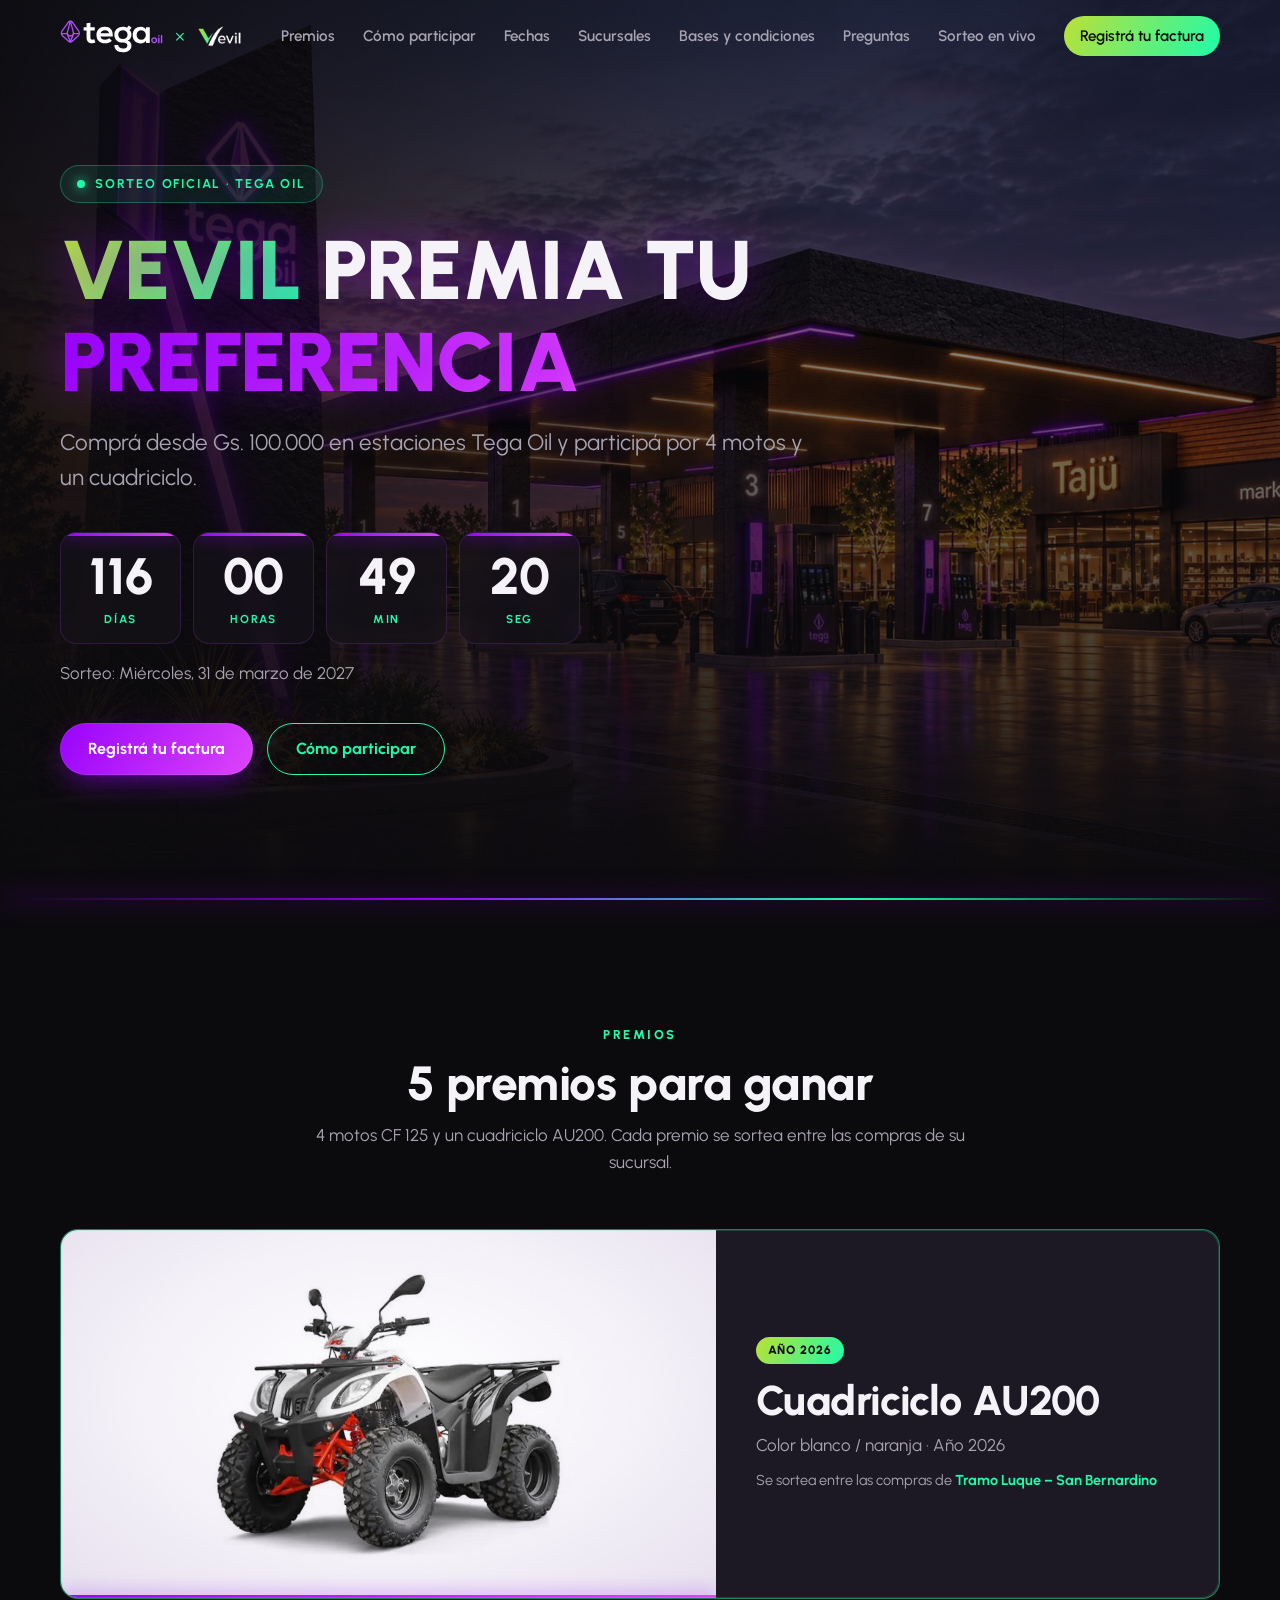
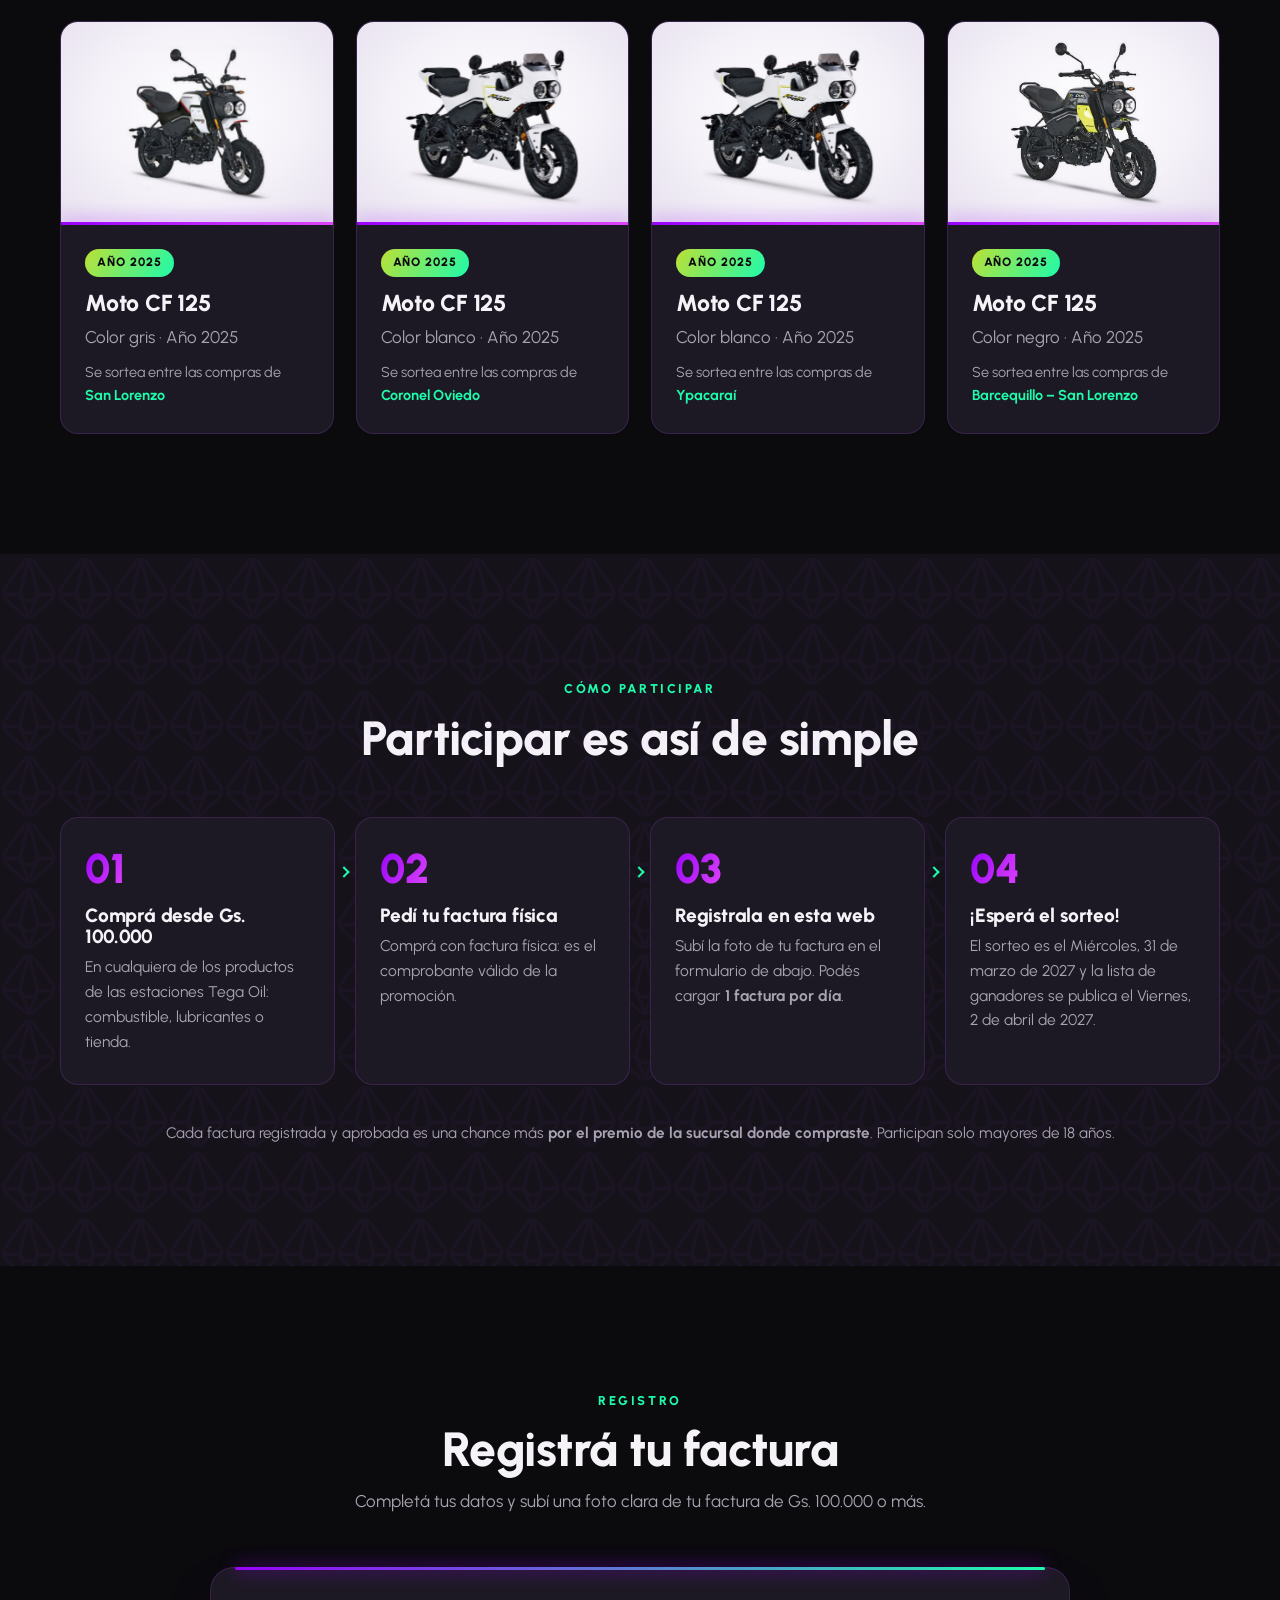
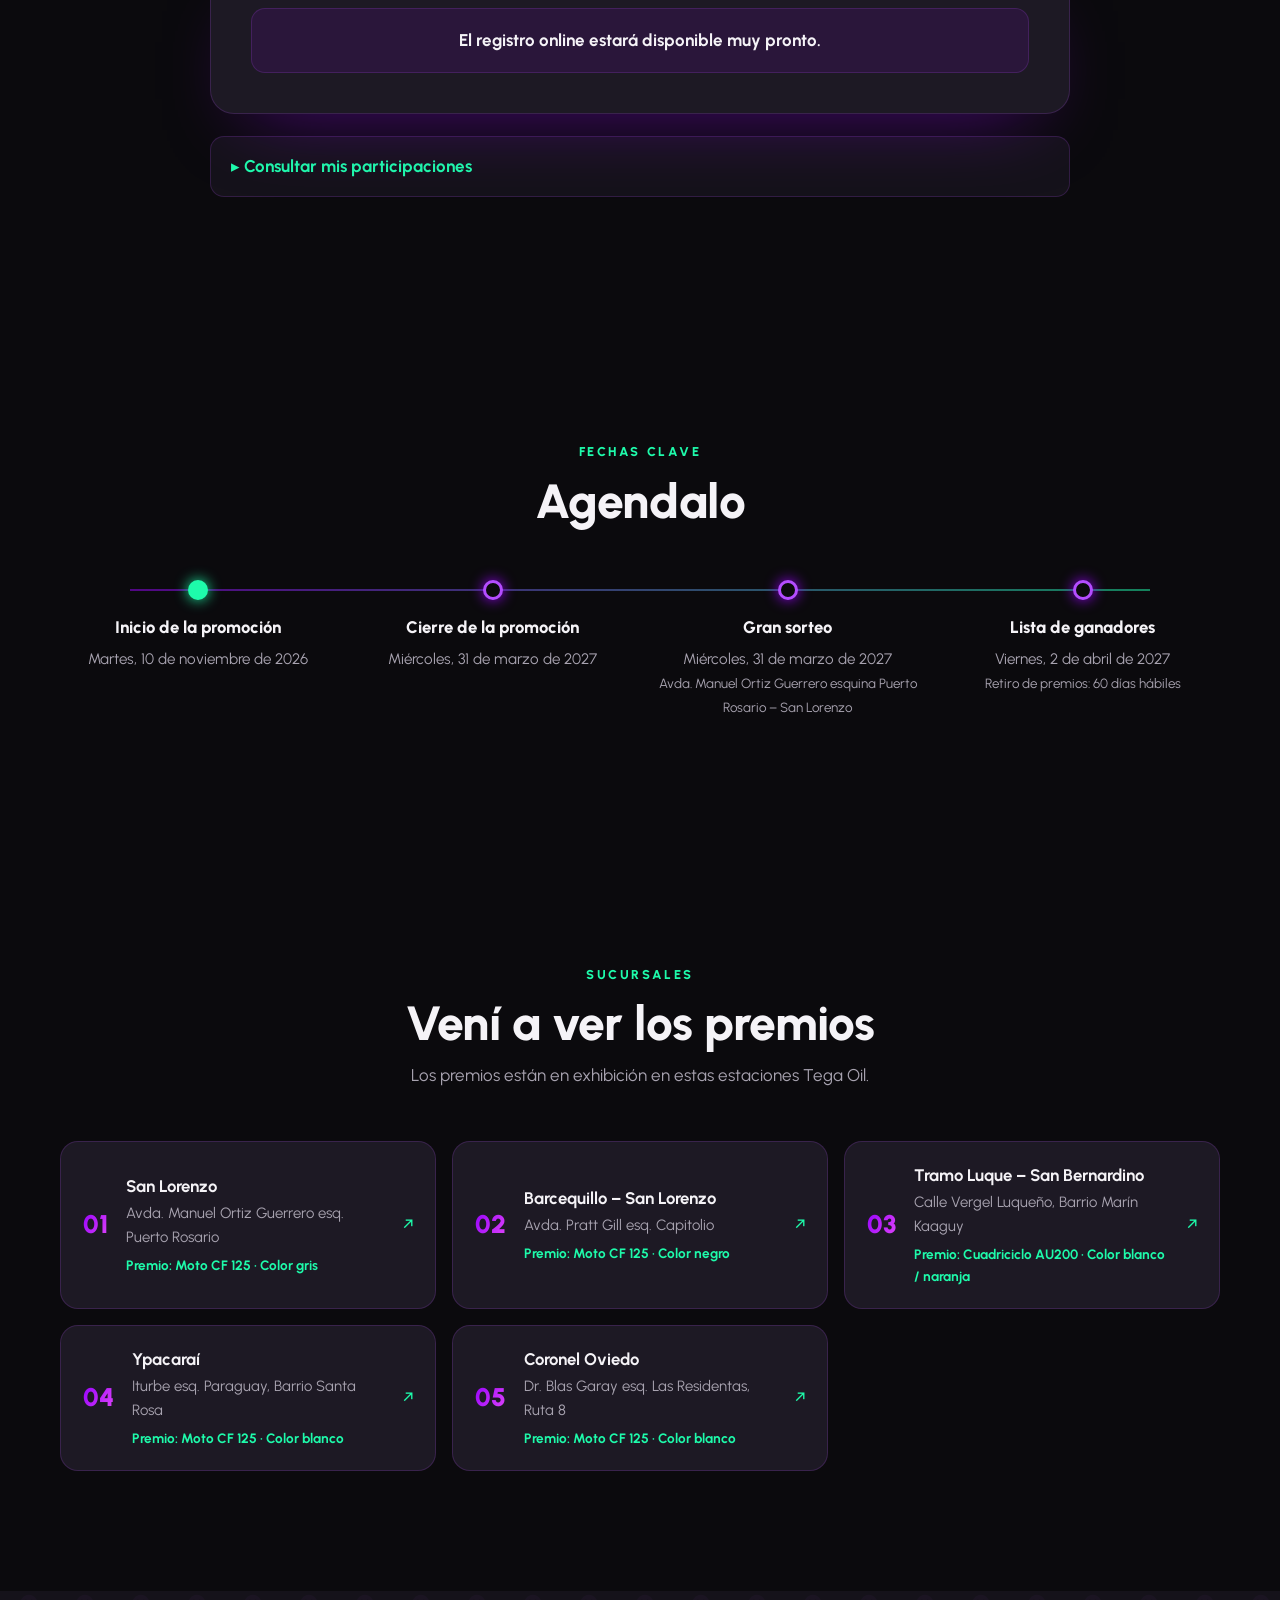
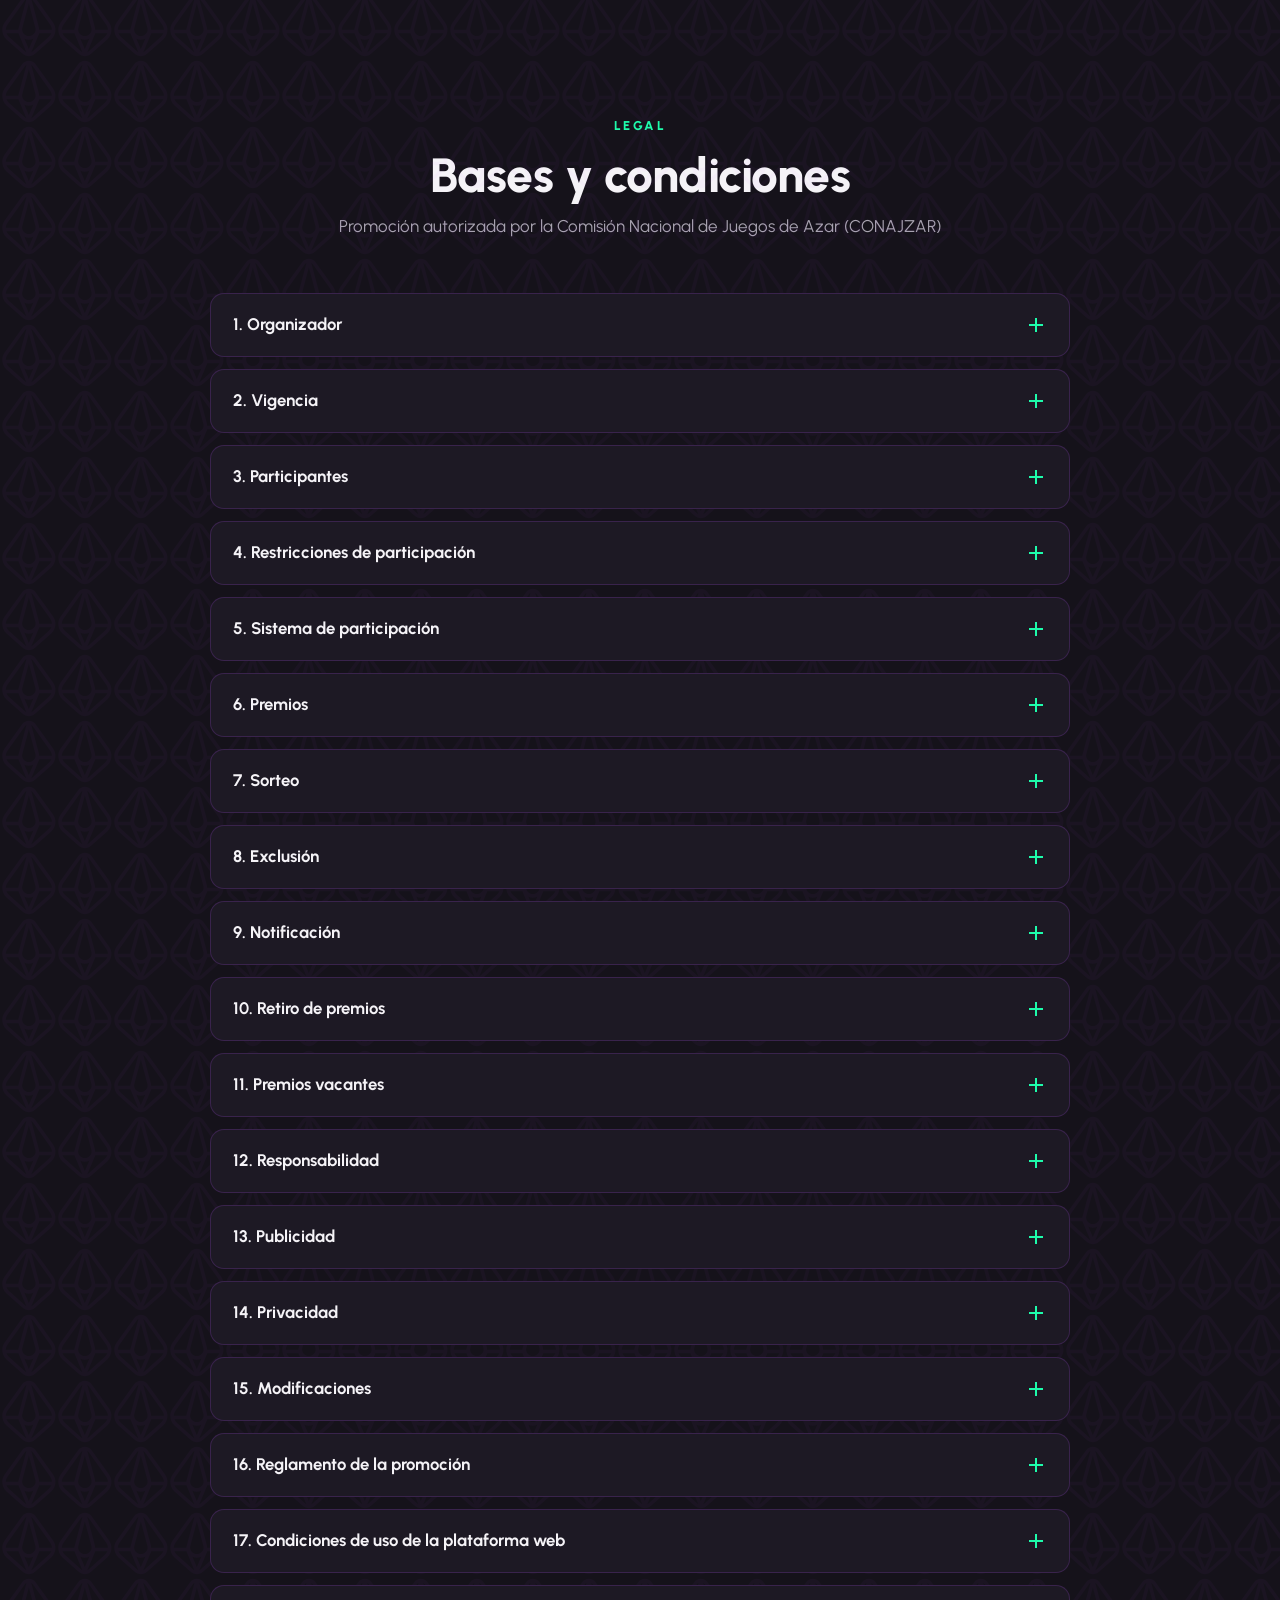
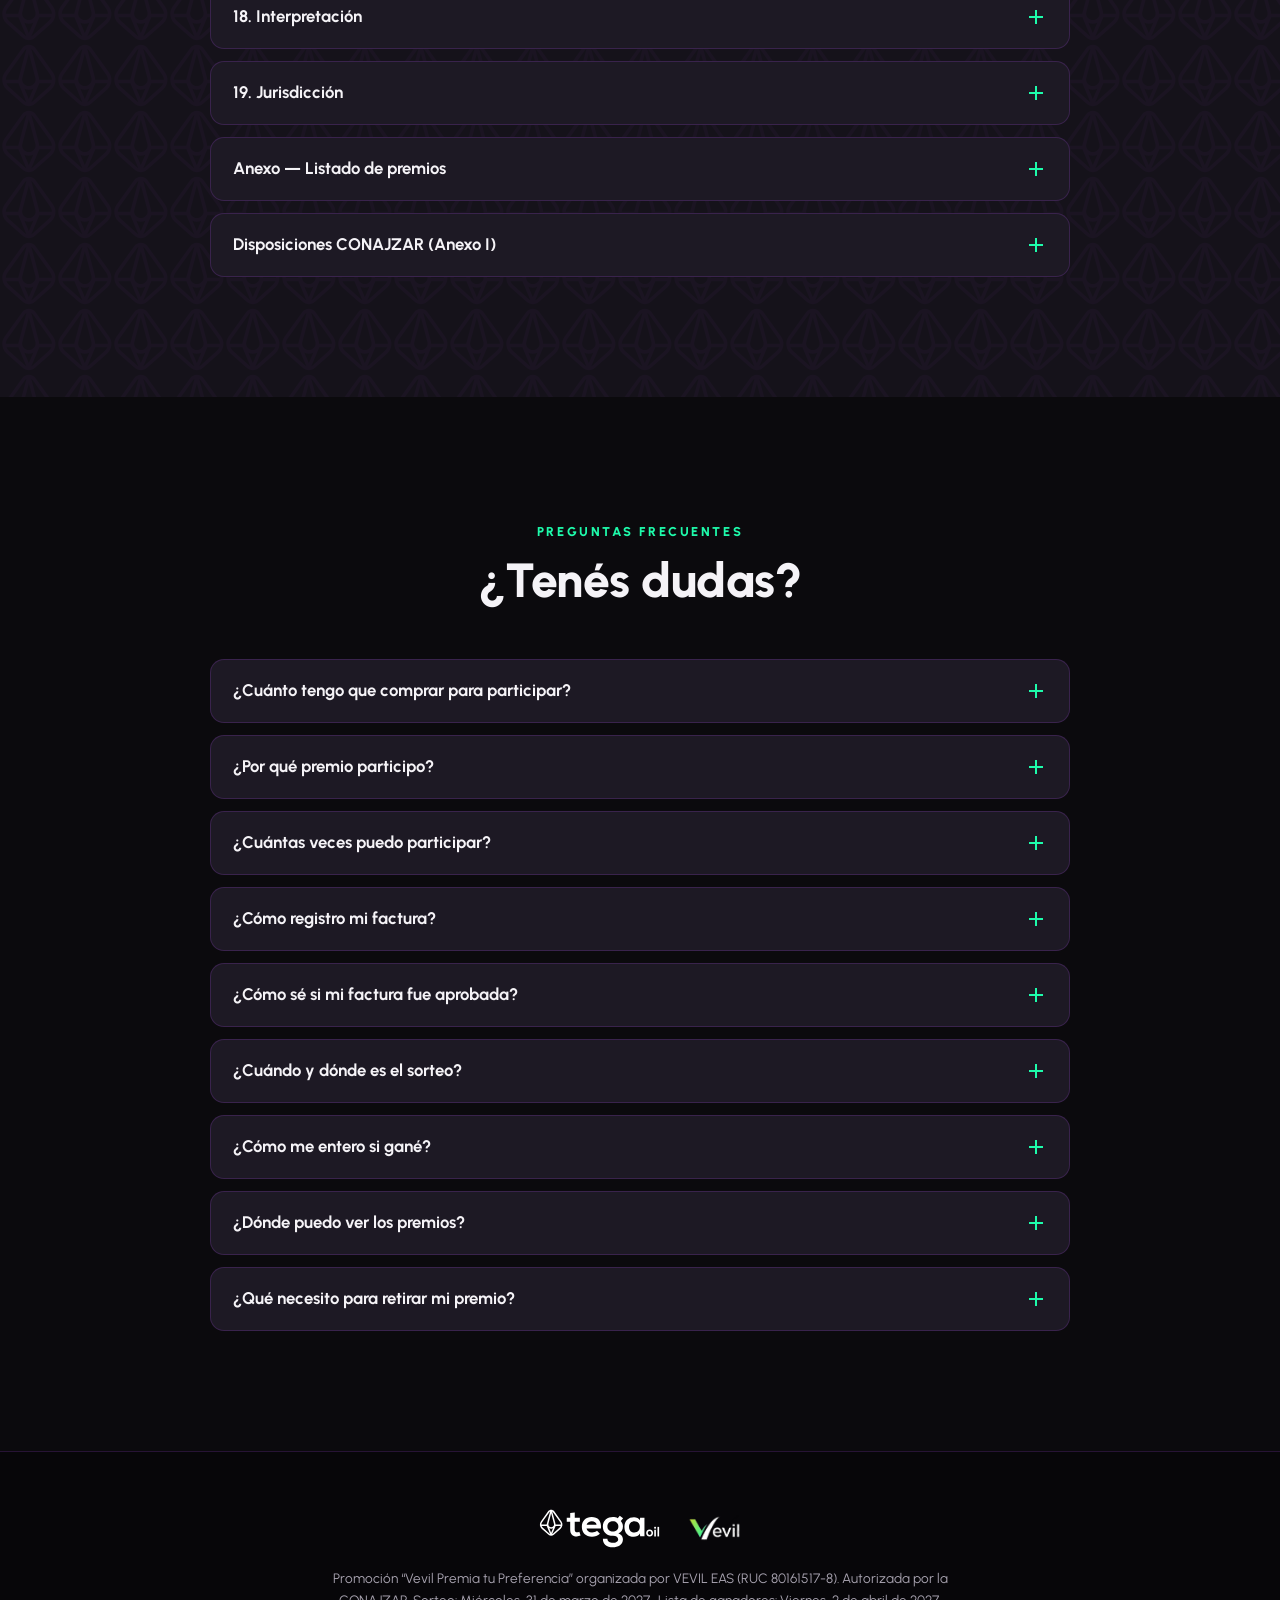
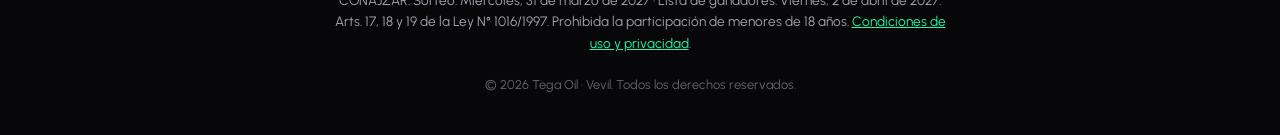
<file: index.html>
<!DOCTYPE html>
<html lang="es">
<head>
  <meta charset="UTF-8">
  <meta name="viewport" content="width=device-width, initial-scale=1.0">
  <title>Vevil Premia tu Preferencia — Tega Oil</title>
  <meta name="description" content="Comprá desde Gs. 100.000 en estaciones Tega Oil y participá por 4 motos CF 125 y un cuadriciclo AU200. Sorteo el 31 de marzo de 2027.">
  <meta name="theme-color" content="#0B0A0D">
  <meta property="og:title" content="Vevil Premia tu Preferencia — Tega Oil">
  <meta property="og:description" content="4 motos y un cuadriciclo. Sorteo el 31 de marzo de 2027.">
  <meta property="og:image" content="https://veviltegaoil.com/assets/img/estacion.jpg">
  <meta property="og:url" content="https://veviltegaoil.com/">
  <meta property="og:type" content="website">
  <meta name="twitter:card" content="summary_large_image">
  <link rel="canonical" href="https://veviltegaoil.com/">
  <link rel="icon" href="assets/img/tega-iso.svg" type="image/svg+xml">
  <link rel="preconnect" href="https://fonts.googleapis.com">
  <link rel="preconnect" href="https://fonts.gstatic.com" crossorigin>
  <link href="https://fonts.googleapis.com/css2?family=Urbanist:wght@300;400;600;700;800;900&display=swap" rel="stylesheet">
  <link rel="stylesheet" href="assets/css/styles.css?v=202610291503">
  <link rel="stylesheet" href="assets/css/registro.css?v=202610291503">
</head>
<body>

  <header class="nav" id="nav">
    <div class="container nav__inner">
      <a href="#inicio" class="nav__brand" aria-label="Inicio">
        <img src="assets/img/tega-logo.svg" alt="Tega Oil" class="nav__tega">
        <span class="nav__x">×</span>
        <img src="assets/img/vevil-logo.png?v=202610291503" alt="Vevil" class="nav__vevil">
      </a>
      <button class="nav__toggle" id="navToggle" aria-label="Abrir menú" aria-expanded="false"><span></span><span></span></button>
      <nav class="nav__links" id="navLinks">
        <a href="#ganadores" class="only-winners">Ganadores</a>
        <a href="#premios">Premios</a>
        <a href="#participar" class="only-pre">Cómo participar</a>
        <a href="#fechas">Fechas</a>
        <a href="#sucursales">Sucursales</a>
        <a href="#bases">Bases y condiciones</a>
        <a href="#faq">Preguntas</a>
        <a href="en-vivo.html">Sorteo en vivo</a>
        <a href="#registro" class="only-pre nav__cta">Registrá tu factura</a>
      </nav>
    </div>
  </header>

  <main>
    <!-- HERO -->
    <section class="hero" id="inicio">
      <div class="hero__bg" aria-hidden="true"></div>
      <div class="container hero__content">
        <p class="eyebrow"><span class="dot"></span><span id="heroEyebrow">Sorteo oficial</span></p>
        <h1 class="hero__title" id="heroTitle"></h1>
        <p class="hero__lead" id="heroLead"></p>

        <div class="countdown only-pre" id="countdown" aria-live="polite">
          <div class="cd"><span class="cd__n" data-u="d">00</span><span class="cd__l">Días</span></div>
          <div class="cd"><span class="cd__n" data-u="h">00</span><span class="cd__l">Horas</span></div>
          <div class="cd"><span class="cd__n" data-u="m">00</span><span class="cd__l">Min</span></div>
          <div class="cd"><span class="cd__n" data-u="s">00</span><span class="cd__l">Seg</span></div>
        </div>
        <p class="hero__date only-pre" id="heroDate"></p>

        <div class="hero__ctas">
          <a href="#registro" class="btn btn--primary only-pre">Registrá tu factura</a>
          <a href="#participar" class="btn btn--ghost only-pre">Cómo participar</a>
          <a href="#ganadores" class="btn btn--primary only-winners">Ver ganadores</a>
          <a href="#bases" class="btn btn--ghost only-winners">Bases y condiciones</a>
        </div>
      </div>
    </section>

    <!-- GANADORES (solo después del sorteo) -->
    <section class="section only-winners" id="ganadores">
      <div class="container">
        <div class="section__head">
          <p class="kicker">Resultados</p>
          <h2>¡Felicitaciones a los ganadores!</h2>
          <p class="section__sub" id="winnersSub"></p>
        </div>
        <div class="winners" id="winnersGrid"></div>
        <div class="video" id="videoWrap" hidden></div>
        <p class="note center">Los ganadores tienen <strong>60 días hábiles</strong> para retirar su premio presentando su cédula de identidad (Art. 19, Ley N° 1016/97).</p>
      </div>
    </section>

    <!-- PREMIOS -->
    <section class="section" id="premios">
      <div class="container">
        <div class="section__head">
          <p class="kicker">Premios</p>
          <h2>5 premios para ganar</h2>
          <p class="section__sub">4 motos CF 125 y un cuadriciclo AU200. Cada premio se sortea entre las compras de su sucursal.</p>
        </div>
        <div class="prizes" id="prizesGrid"></div>
      </div>
    </section>

    <!-- CÓMO PARTICIPAR -->
    <section class="section section--alt only-pre" id="participar">
      <div class="container">
        <div class="section__head">
          <p class="kicker">Cómo participar</p>
          <h2>Participar es así de simple</h2>
        </div>
        <ol class="steps">
          <li class="step">
            <span class="step__n">01</span>
            <h3>Comprá desde Gs. 100.000</h3>
            <p>En cualquiera de los productos de las estaciones Tega Oil: combustible, lubricantes o tienda.</p>
          </li>
          <li class="step">
            <span class="step__n">02</span>
            <h3>Pedí tu factura física</h3>
            <p>Comprá con factura física: es el comprobante válido de la promoción.</p>
          </li>
          <li class="step">
            <span class="step__n">03</span>
            <h3>Registrala en esta web</h3>
            <p>Subí la foto de tu factura en el formulario de abajo. Podés cargar <strong>1 factura por día</strong>.</p>
          </li>
          <li class="step">
            <span class="step__n">04</span>
            <h3>¡Esperá el sorteo!</h3>
            <p id="stepDraw"></p>
          </li>
        </ol>
        <p class="note center">Cada factura registrada y aprobada es una chance más <strong>por el premio de la sucursal donde compraste</strong>. Participan solo mayores de 18 años.</p>
      </div>
    </section>

    <!-- REGISTRO -->
    <section class="section only-pre" id="registro">
      <div class="container container--narrow">
        <div class="section__head">
          <p class="kicker">Registro</p>
          <h2>Registrá tu factura</h2>
          <p class="section__sub">Completá tus datos y subí una foto clara de tu factura de Gs. 100.000 o más.</p>
        </div>

        <div class="reg" id="reg">
          <div class="reg__status" id="regStatus" hidden></div>

          <form class="form" id="regForm" novalidate>
            <div class="form__grid">
              <label class="field">
                <span>Nombre</span>
                <input name="nombre" autocomplete="given-name" required maxlength="80">
              </label>
              <label class="field">
                <span>Apellido</span>
                <input name="apellido" autocomplete="family-name" required maxlength="80">
              </label>
              <label class="field">
                <span>N° de cédula</span>
                <input name="ci" inputmode="numeric" autocomplete="off" required maxlength="11" placeholder="Ej. 4.301.064">
              </label>
              <label class="field">
                <span>Teléfono (WhatsApp)</span>
                <input name="telefono" type="tel" inputmode="tel" autocomplete="tel" required maxlength="16" placeholder="Ej. 0981 123 456">
              </label>
              <label class="field">
                <span>Sucursal donde compraste</span>
                <select name="sucursal" required><option value="">Elegí una sucursal</option></select>
                <small class="field__hint" id="sucHint">Participás por el premio de la sucursal donde compraste.</small>
              </label>
              <label class="field">
                <span>Email <small>(opcional)</small></span>
                <input name="email" type="email" autocomplete="email" maxlength="120">
              </label>
            </div>

            <div class="upload" id="upload">
              <input type="file" name="foto" id="foto" accept="image/*" required>
              <label for="foto" class="upload__box">
                <span class="upload__icon" aria-hidden="true">
                  <svg viewBox="0 0 24 24"><path fill="currentColor" d="M12 9a3.5 3.5 0 1 0 0 7 3.5 3.5 0 0 0 0-7Zm8-3h-3.2l-1.5-2H8.7L7.2 6H4a2 2 0 0 0-2 2v10a2 2 0 0 0 2 2h16a2 2 0 0 0 2-2V8a2 2 0 0 0-2-2Zm-8 12a5.5 5.5 0 1 1 0-11 5.5 5.5 0 0 1 0 11Z"/></svg>
                </span>
                <strong>Foto de la factura</strong>
                <small>Tocá para sacar la foto o elegirla de tu galería. Que se lean bien el monto, la fecha y el número.</small>
              </label>
              <div class="upload__preview" id="preview" hidden>
                <img alt="Vista previa de la factura">
                <button type="button" class="upload__change" id="changePhoto">Cambiar foto</button>
              </div>
            </div>

            <div class="checks">
              <label class="check"><input type="checkbox" name="mayor" value="1" required><span>Soy mayor de 18 años.</span></label>
              <label class="check"><input type="checkbox" name="bases" value="1" required><span>Leí y acepto las <a href="#bases">bases y condiciones</a> y las <a href="condiciones.html" target="_blank">condiciones de uso</a>.</span></label>
              <label class="check"><input type="checkbox" name="datos" value="1" required><span>Autorizo el uso de mis datos para la gestión de este sorteo, según el <a href="condiciones.html#privacidad" target="_blank">aviso de privacidad</a>.</span></label>
            </div>

            <!-- campo trampa para bots -->
            <div class="hp" aria-hidden="true"><label>Sitio web <input name="website" tabindex="-1" autocomplete="off"></label></div>

            <p class="form__error" id="regError" role="alert" hidden></p>
            <button class="btn btn--primary form__submit" id="regSubmit" type="submit">Registrar factura</button>
            <p class="form__note"><strong>Uso de tus datos:</strong> los usamos solo para verificar tu participación, contactarte si ganás y publicar la lista de ganadores (nombre, apellido y los 3 últimos dígitos de la cédula). No los compartimos con terceros. <a href="condiciones.html#privacidad" target="_blank">Más información</a>.</p>
          </form>

          <div class="reg__ok" id="regOk" hidden>
            <div class="reg__check" aria-hidden="true">✓</div>
            <h3>¡Listo, <span id="okName"></span>!</h3>
            <p>Tu factura quedó registrada. Tu número de cupón es</p>
            <p class="reg__num" id="okNum"></p>
            <p class="muted">Nuestro equipo la va a revisar. Guardá este número. Podés registrar otra factura mañana.</p>
            <button type="button" class="btn btn--ghost" id="regAgain">Volver</button>
          </div>
        </div>

        <details class="mine" id="mine">
          <summary>Consultar mis participaciones</summary>
          <form class="mine__form" id="mineForm">
            <input name="ci" inputmode="numeric" placeholder="N° de cédula" required>
            <input name="telefono" type="tel" inputmode="tel" placeholder="Teléfono registrado" required>
            <button class="btn btn--ghost" type="submit">Consultar</button>
          </form>
          <div class="mine__out" id="mineOut"></div>
        </details>
      </div>
    </section>

    <!-- FECHAS -->
    <section class="section" id="fechas">
      <div class="container">
        <div class="section__head">
          <p class="kicker">Fechas clave</p>
          <h2>Agendalo</h2>
        </div>
        <div class="timeline" id="timeline"></div>
      </div>
    </section>

    <!-- SUCURSALES -->
    <section class="section" id="sucursales">
      <div class="container">
        <div class="section__head">
          <p class="kicker">Sucursales</p>
          <h2>Vení a ver los premios</h2>
          <p class="section__sub">Los premios están en exhibición en estas estaciones Tega Oil.</p>
        </div>
        <div class="branches" id="branches"></div>
      </div>
    </section>

    <!-- BASES Y CONDICIONES -->
    <section class="section section--alt" id="bases">
      <div class="container container--narrow">
        <div class="section__head">
          <p class="kicker">Legal</p>
          <h2>Bases y condiciones</h2>
          <p class="section__sub">Promoción autorizada por la Comisión Nacional de Juegos de Azar (CONAJZAR)<span id="authNum"></span></p>
        </div>
        <div class="accordion" id="basesList"></div>
      </div>
    </section>

    <!-- FAQ -->
    <section class="section" id="faq">
      <div class="container container--narrow">
        <div class="section__head">
          <p class="kicker">Preguntas frecuentes</p>
          <h2>¿Tenés dudas?</h2>
        </div>
        <div class="accordion" id="faqList"></div>
      </div>
    </section>
  </main>

  <footer class="footer">
    <div class="container footer__inner">
      <div class="footer__brands">
        <img src="assets/img/tega-logo-white.svg" alt="Tega Oil" class="footer__tega">
        <img src="assets/img/vevil-logo.png?v=202610291503" alt="Vevil" class="footer__vevil">
      </div>
      <div class="footer__social" id="social"></div>
      <p class="footer__legal" id="footerLegal"></p>
      <p class="footer__copy">© <span id="year"></span> Tega Oil · Vevil. Todos los derechos reservados.</p>
    </div>
  </footer>

  <a class="wa-float" id="waFloat" href="#" target="_blank" rel="noopener" aria-label="Escribinos por WhatsApp" hidden>
    <svg viewBox="0 0 24 24" aria-hidden="true"><path fill="currentColor" d="M12.04 2C6.58 2 2.13 6.45 2.13 11.91c0 1.75.46 3.45 1.32 4.95L2.05 22l5.25-1.38a9.9 9.9 0 0 0 4.74 1.21h.01c5.46 0 9.91-4.45 9.91-9.91S17.5 2 12.04 2Zm5.8 14.04c-.24.69-1.42 1.32-1.96 1.37-.5.05-1.13.07-1.83-.12-.42-.13-.96-.31-1.65-.61-2.9-1.25-4.79-4.17-4.94-4.36-.14-.19-1.18-1.57-1.18-3s.75-2.13 1.02-2.42c.27-.29.58-.36.78-.36h.56c.18 0 .42-.07.66.5.24.58.82 2.01.89 2.15.07.15.12.32.02.51-.1.19-.15.31-.29.48-.15.17-.31.38-.44.51-.15.15-.3.31-.13.6.17.29.75 1.24 1.61 2.01 1.11.99 2.04 1.3 2.33 1.44.29.15.46.12.63-.07.17-.19.73-.85.92-1.15.19-.29.39-.24.66-.15.27.1 1.7.8 1.99.95.29.15.49.22.56.34.07.12.07.69-.17 1.38Z"/></svg>
  </a>

  <script src="assets/js/config.js?v=202610291503"></script>
  <script src="assets/js/main.js?v=202610291503"></script>
  <script src="assets/js/registro.js?v=202610291503"></script>
</body>
</html>
</file>
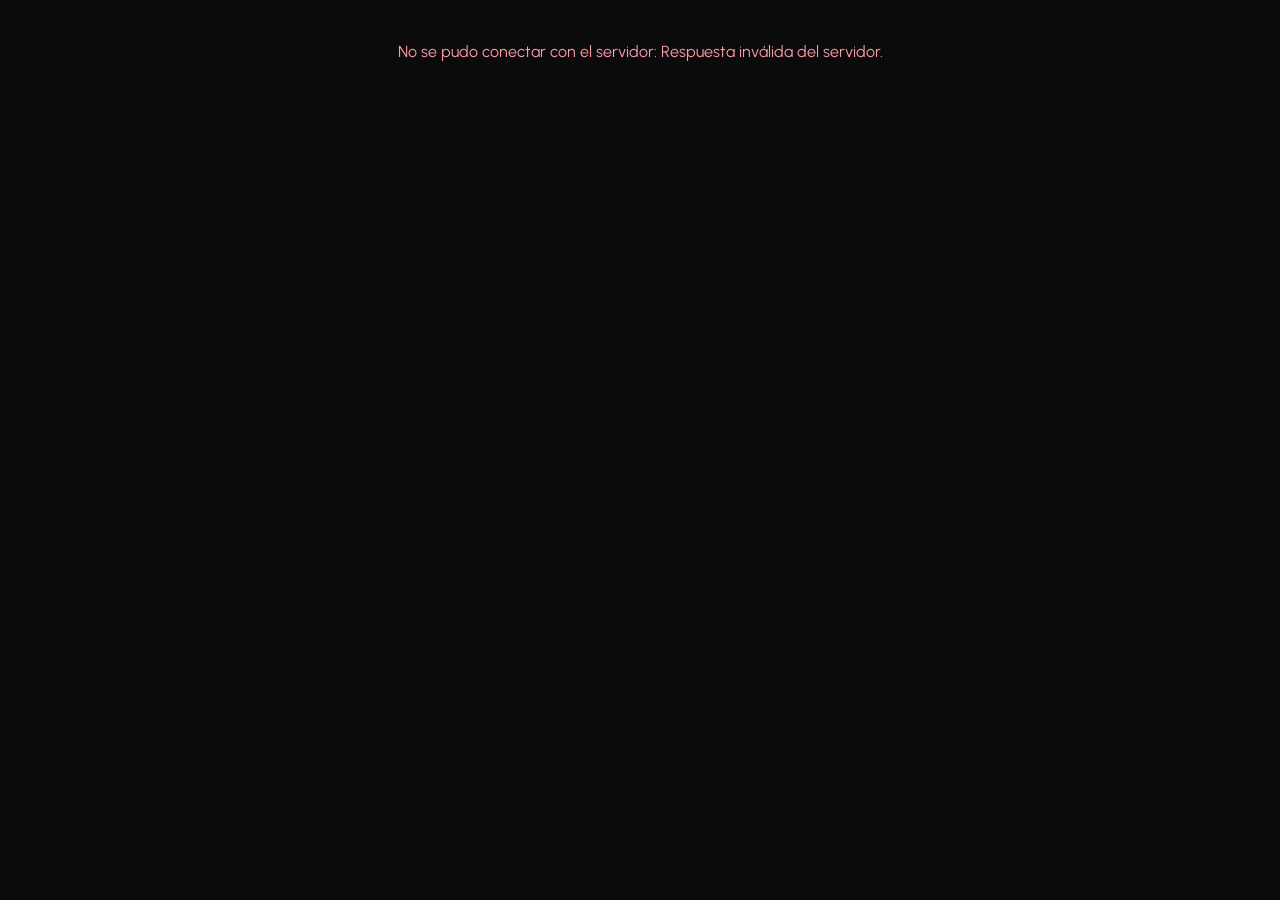
<file: admin/index.html>
<!DOCTYPE html>
<html lang="es">
<head>
  <meta charset="UTF-8">
  <meta name="viewport" content="width=device-width, initial-scale=1.0">
  <meta name="robots" content="noindex, nofollow">
  <title>Panel — Vevil Premia tu Preferencia</title>
  <link rel="icon" href="../assets/img/tega-iso.svg" type="image/svg+xml">
  <link rel="preconnect" href="https://fonts.googleapis.com">
  <link rel="preconnect" href="https://fonts.gstatic.com" crossorigin>
  <link href="https://fonts.googleapis.com/css2?family=Urbanist:wght@400;600;700;800;900&display=swap" rel="stylesheet">
  <link rel="stylesheet" href="admin.css?v=202610291503">
  <link rel="stylesheet" href="sorteo.css?v=202610291503">
</head>
<body class="draw-page">

  <!-- LOGIN -->
  <section class="login" id="login" hidden>
    <form class="login__card" id="loginForm">
      <img src="../assets/img/tega-logo.svg" alt="Tega Oil" class="login__logo">
      <h1>Panel del sorteo</h1>
      <p class="muted">Vevil Premia tu Preferencia</p>
      <label class="field"><span>Usuario</span><input name="user" autocomplete="username" required></label>
      <label class="field"><span>Contraseña</span><input name="pass" type="password" autocomplete="current-password" required></label>
      <p class="error" id="loginError" hidden></p>
      <button class="btn btn--primary" type="submit">Ingresar</button>
    </form>
  </section>

  <!-- APP -->
  <div class="app" id="app" hidden>
    <header class="top ctrl">
      <div class="top__brand">
        <img src="../assets/img/tega-logo.svg" alt="Tega Oil">
        <span>Panel del sorteo</span>
      </div>
      <nav class="top__nav">
        <a href="#participaciones" data-view="list">Participaciones</a>
        <a href="#sorteo" data-view="sorteo">Sorteo</a>
        <button type="button" class="linkbtn" id="btnLog">Historial</button>
        <button type="button" class="linkbtn" id="btnPass">Contraseña</button>
        <button type="button" class="linkbtn" id="btnLogout">Salir</button>
      </nav>
    </header>

    <!-- ============ VISTA: PARTICIPACIONES ============ -->
    <main class="wrap" id="viewList">
      <div class="banner" id="banner" hidden></div>

      <section class="stats" id="stats">
        <button class="stat" data-estado="pendiente"><span class="stat__n" data-k="pendiente">—</span><span class="stat__l">Pendientes de revisar</span></button>
        <button class="stat stat--ok" data-estado="aprobada"><span class="stat__n" data-k="aprobada">—</span><span class="stat__l">Aprobadas (cupones)</span></button>
        <button class="stat stat--bad" data-estado="rechazada"><span class="stat__n" data-k="rechazada">—</span><span class="stat__l">Rechazadas</span></button>
        <div class="stat stat--people"><span class="stat__n" data-k="personas">—</span><span class="stat__l">Personas participando</span></div>
      </section>

      <section class="bysuc" id="bySuc"></section>

      <section class="toolbar">
        <div class="tabs" id="tabs" role="tablist">
          <button data-estado="pendiente" class="is-active">Pendientes</button>
          <button data-estado="aprobada">Aprobadas</button>
          <button data-estado="rechazada">Rechazadas</button>
          <button data-estado="">Todas</button>
        </div>
        <form class="search" id="search">
          <input name="q" type="search" placeholder="Buscar por nombre, cédula, teléfono, N° de cupón o de factura">
        </form>
        <a class="btn btn--ghost" id="btnExport" href="#">Exportar a Excel</a>
      </section>

      <section class="list">
        <table class="table" id="table">
          <thead>
            <tr><th>N°</th><th>Fecha</th><th>Participante</th><th>Cédula</th><th>Teléfono</th><th>Sucursal</th><th>Estado</th><th></th></tr>
          </thead>
          <tbody id="rows"></tbody>
        </table>
        <p class="empty" id="empty" hidden>No hay participaciones para mostrar.</p>
        <div class="pager" id="pager"></div>
      </section>
    </main>

    <!-- ============ VISTA: SORTEO ============ -->
    <div class="stage" id="viewSorteo" hidden>
      <div class="drawbar ctrl">
        <span class="muted">Sorteo con bolillero electrónico · el público lo ve en <a href="../en-vivo.html" target="_blank" rel="noopener">veviltegaoil.com/en-vivo.html</a></span>
        <span class="drawbar__btns">
          <a class="linkbtn" href="acta.html" target="_blank" rel="noopener">📄 Acta</a>
          <button class="linkbtn" id="btnSound" type="button">🔊 Sonido</button>
          <button class="linkbtn" id="btnFull" type="button">⛶ Pantalla completa</button>
          <button class="linkbtn" id="btnReset" type="button">Reiniciar (ensayo)</button>
        </span>
      </div>

      <div class="show">
        <div class="show__head">
          <div class="show__brands">
            <img src="../assets/img/tega-logo-white.svg" alt="Tega Oil">
            <span>×</span>
            <img src="../assets/img/vevil-logo.png?v=202610291503" alt="Vevil">
          </div>
          <h1 class="show__title">Vevil <span>Premia tu Preferencia</span></h1>
          <div class="seal" id="seal"></div>
        </div>

        <div class="show__main">
          <div class="wheel-area">
            <div class="wheel" id="wheelWrap">
              <div class="wheel__pointer" aria-hidden="true"></div>
              <svg class="wheel__svg" id="wheel" viewBox="-110 -110 220 220" aria-hidden="true"></svg>
              <div class="reel" id="reel" aria-live="polite">
                <div class="reel__strip" id="reelStrip"><div class="reel__item">¿Quién gana?</div></div>
              </div>
            </div>
            <div class="spin">
              <p class="spin__prize" id="spinPrize">Elegí un premio</p>
              <button class="btn btn--spin" id="btnSpin" disabled>GIRAR</button>
              <p class="spin__pool" id="spinPool"></p>
            </div>
          </div>

          <aside class="prizes-panel">
            <h2>Premios · cada uno se sortea entre los cupones de su sucursal</h2>
            <div class="pz" id="prizes"></div>
          </aside>
        </div>
      </div>

      <!-- Cierre de lista -->
      <div class="sealbox" id="sealBox" hidden>
        <div class="sealbox__card">
          <p class="kicker">Paso 1</p>
          <h2>Cerrar la lista de participantes</h2>
          <p class="muted">Se toma una foto de todos los cupones <strong>aprobados</strong> (con su sucursal) y se calcula su huella digital. Después del cierre no se pueden agregar ni modificar participaciones, y el registro público queda cerrado.</p>
          <div class="sealbox__nums">
            <div><span id="sbApproved">0</span>cupones aprobados</div>
            <div class="warn"><span id="sbPending">0</span>pendientes de revisar (no participan)</div>
          </div>
          <p class="error" id="sealError" hidden></p>
          <button class="btn btn--primary" id="btnSeal">Cerrar lista y calcular huella</button>
          <a class="linkbtn" href="#participaciones">← Volver a participaciones</a>
        </div>
      </div>

      <!-- Revelación del ganador -->
      <div class="reveal-box" id="reveal" hidden>
        <canvas class="confetti" id="confetti"></canvas>
        <div class="reveal-card">
          <p class="reveal-card__rol" id="rvRol">¡Ganador!</p>
          <img class="reveal-card__img" id="rvImg" alt="">
          <p class="reveal-card__prize" id="rvPrize"></p>
          <h2 class="reveal-card__name" id="rvName"></h2>
          <p class="reveal-card__meta" id="rvMeta"></p>
          <button class="btn btn--primary" id="rvClose">Continuar</button>
        </div>
      </div>
    </div>
  </div>

  <!-- REVISIÓN -->
  <div class="modal" id="modal" hidden>
    <div class="modal__backdrop" data-close></div>
    <div class="modal__card" role="dialog" aria-modal="true" aria-labelledby="mTitle">
      <button class="modal__x" data-close aria-label="Cerrar">×</button>
      <div class="review">
        <div class="review__photo">
          <a id="mPhotoLink" target="_blank" rel="noopener" title="Abrir en tamaño completo"><img id="mPhoto" alt="Factura"></a>
          <div class="zoomhint">Clic en la foto para verla completa</div>
        </div>
        <div class="review__info">
          <p class="kicker" id="mNum"></p>
          <h2 id="mTitle"></h2>
          <dl class="dl" id="mData"></dl>
          <div class="flags" id="mFlags"></div>

          <label class="field"><span>Sucursal de la compra <small>(verificá que coincida con la factura: define por qué premio participa)</small></span>
            <select id="mSuc"></select>
          </label>
          <label class="field"><span>N° de factura <small>(opcional, ayuda a detectar facturas repetidas)</small></span><input id="mNro" maxlength="40" placeholder="Ej. 001-002-0012345"></label>

          <div class="reject" id="mReject" hidden>
            <label class="field"><span>Motivo del rechazo</span>
              <select id="mMotivoSel">
                <option value="">Elegí un motivo…</option>
                <option>Monto menor a Gs. 100.000</option>
                <option>Foto ilegible</option>
                <option>No es una factura de Tega Oil</option>
                <option>Fecha fuera del período de la promoción</option>
                <option>Factura ya registrada</option>
                <option value="otro">Otro…</option>
              </select>
            </label>
            <input id="mMotivo" maxlength="200" placeholder="Escribí el motivo" hidden>
          </div>

          <p class="error" id="mError" hidden></p>
          <div class="review__actions">
            <button class="btn btn--ok" id="mApprove">✓ Aprobar <kbd>A</kbd></button>
            <button class="btn btn--bad" id="mRejectBtn">✕ Rechazar <kbd>R</kbd></button>
            <button class="btn btn--ghost" id="mPending" hidden>Volver a pendiente</button>
          </div>
          <div class="review__nav">
            <button class="linkbtn" id="mPrev">← Anterior</button>
            <label class="autonext"><input type="checkbox" id="mAutoNext" checked> Pasar a la siguiente al guardar</label>
            <button class="linkbtn" id="mNext">Siguiente →</button>
          </div>
        </div>
      </div>
    </div>
  </div>

  <!-- REINICIAR SORTEO -->
  <div class="modal" id="resetModal" hidden>
    <div class="modal__backdrop" data-close></div>
    <form class="modal__card modal__card--sm" id="resetForm">
      <button type="button" class="modal__x" data-close aria-label="Cerrar">×</button>
      <h2>Reiniciar sorteo</h2>
      <p class="muted">Solo para el <strong>sorteo de ensayo</strong>. Borra todos los resultados y reabre la lista (queda registrado en el historial). Escribí <strong>REINICIAR</strong> para confirmar.</p>
      <input name="confirm" autocomplete="off" placeholder="REINICIAR">
      <p class="error" id="resetError" hidden></p>
      <button class="btn btn--bad" type="submit">Reiniciar</button>
    </form>
  </div>

  <!-- CONTRASEÑA -->
  <div class="modal" id="passModal" hidden>
    <div class="modal__backdrop" data-close></div>
    <form class="modal__card modal__card--sm" id="passForm">
      <button type="button" class="modal__x" data-close aria-label="Cerrar">×</button>
      <h2>Cambiar contraseña</h2>
      <label class="field"><span>Contraseña actual</span><input name="current" type="password" autocomplete="current-password" required></label>
      <label class="field"><span>Contraseña nueva (mín. 10 caracteres)</span><input name="new" type="password" autocomplete="new-password" minlength="10" required></label>
      <p class="error" id="passError" hidden></p>
      <button class="btn btn--primary" type="submit">Guardar</button>
    </form>
  </div>

  <!-- HISTORIAL -->
  <div class="modal" id="logModal" hidden>
    <div class="modal__backdrop" data-close></div>
    <div class="modal__card modal__card--log">
      <button type="button" class="modal__x" data-close aria-label="Cerrar">×</button>
      <h2>Historial de acciones</h2>
      <p class="muted">Aprobaciones, rechazos, cambios de sucursal, cierre de lista, giros del sorteo y reinicios. Últimas 300 acciones.</p>
      <div class="log" id="logList"></div>
    </div>
  </div>

  <div class="toast" id="toast" hidden></div>

  <script src="common.js?v=202610291503"></script>
  <script src="sorteo.js?v=202610291503"></script>
  <script src="admin.js?v=202610291503"></script>
</body>
</html>
</file>
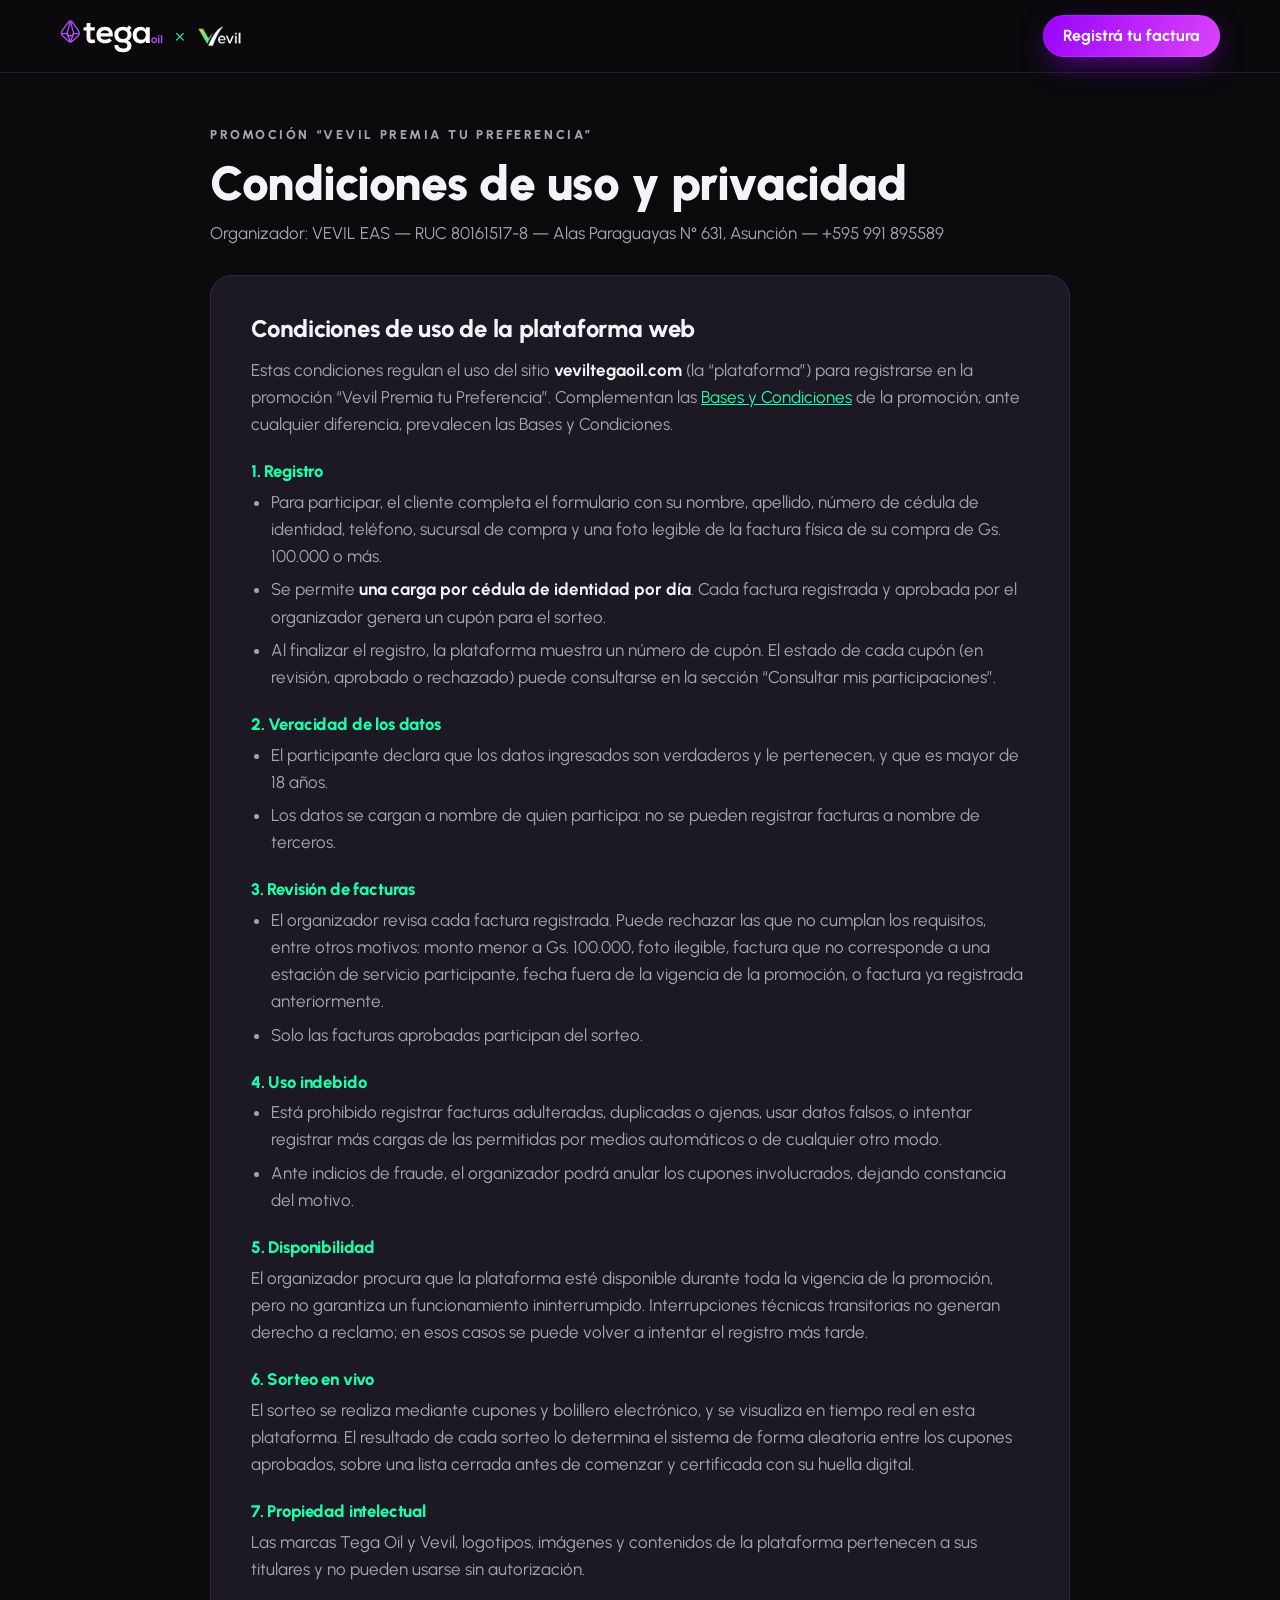
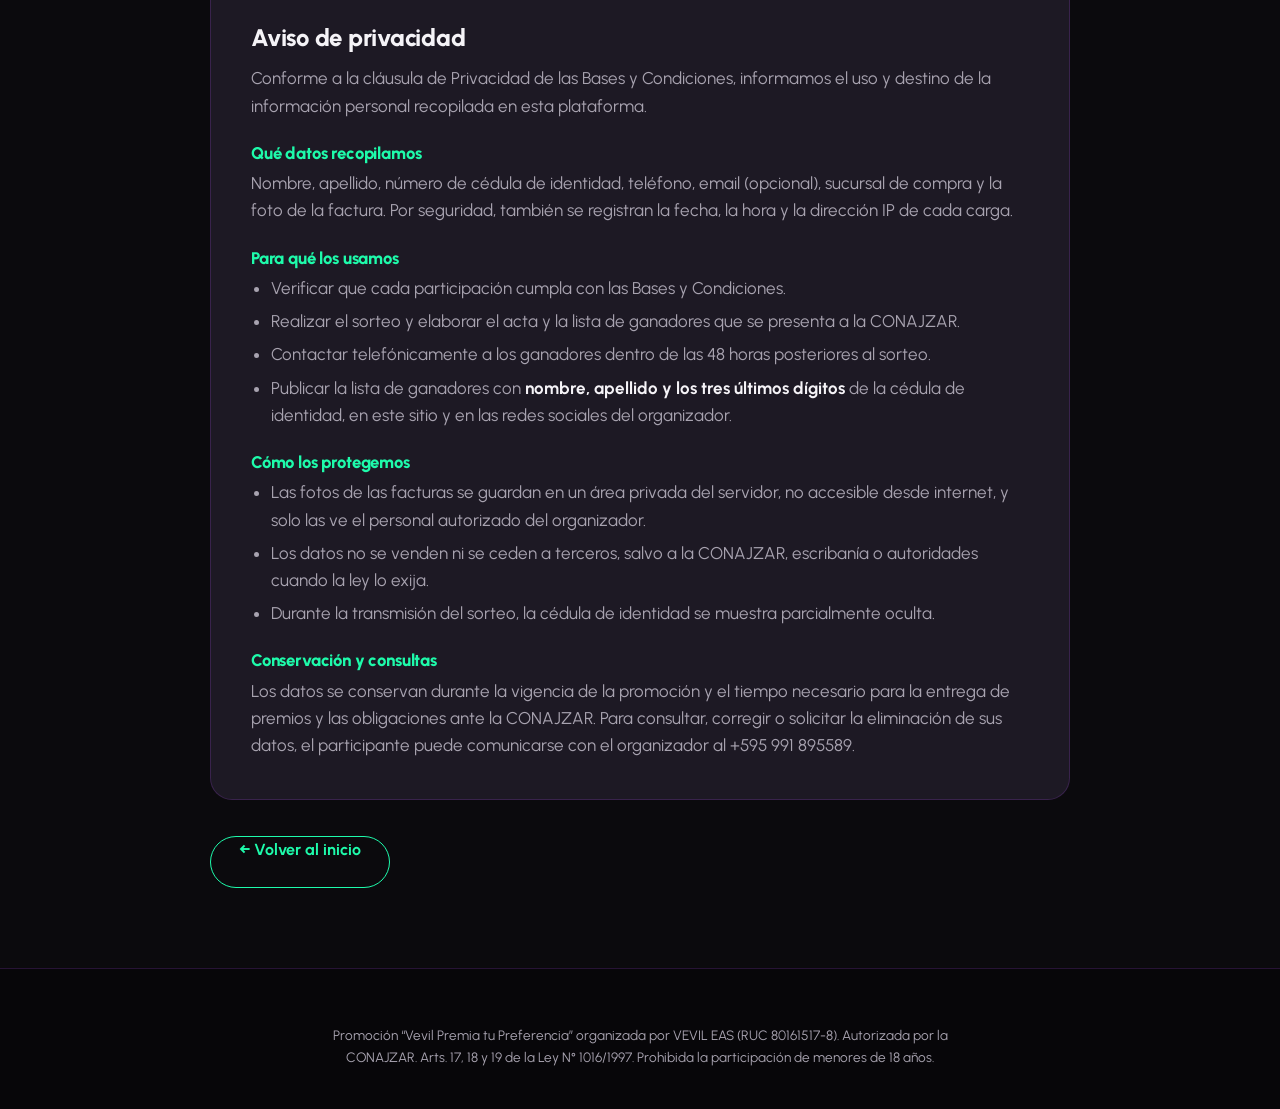
<file: condiciones.html>
<!DOCTYPE html>
<html lang="es">
<head>
  <meta charset="UTF-8">
  <meta name="viewport" content="width=device-width, initial-scale=1.0">
  <title>Condiciones de uso y privacidad — Vevil Premia tu Preferencia</title>
  <meta name="description" content="Condiciones de uso de la plataforma web y aviso de privacidad de la promoción Vevil Premia tu Preferencia.">
  <link rel="canonical" href="https://veviltegaoil.com/condiciones.html">
  <link rel="icon" href="assets/img/tega-iso.svg" type="image/svg+xml">
  <link rel="preconnect" href="https://fonts.googleapis.com">
  <link rel="preconnect" href="https://fonts.gstatic.com" crossorigin>
  <link href="https://fonts.googleapis.com/css2?family=Urbanist:wght@300;400;600;700;800;900&display=swap" rel="stylesheet">
  <link rel="stylesheet" href="assets/css/styles.css?v=202610291503">
  <style>
    .legal { padding: 120px 0 80px; }
    .legal h1 { font-size: clamp(2rem, 5vw, 3rem); font-weight: 900; }
    .legal h2 { margin: 42px 0 14px; font-size: 1.5rem; font-weight: 800; scroll-margin-top: 90px; }
    .legal h3 { margin: 24px 0 8px; font-size: 1.05rem; font-weight: 800; color: var(--green-2); }
    .legal p, .legal li { color: var(--muted); }
    .legal p + p { margin-top: 10px; }
    .legal ul { padding-left: 20px; display: grid; gap: 6px; margin: 8px 0 0; }
    .legal strong { color: var(--text); }
    .legal a { color: var(--green-2); }
    .legal__meta { margin-top: 10px; color: var(--muted); }
    .legal__card { margin-top: 28px; padding: clamp(22px, 4vw, 40px); border-radius: 22px; background: var(--surface-2); border: 1px solid var(--line); }
    .back { display: inline-block; margin-top: 36px; }
  </style>
</head>
<body>
  <header class="nav is-scrolled">
    <div class="container nav__inner">
      <a href="./" class="nav__brand" aria-label="Inicio">
        <img src="assets/img/tega-logo.svg" alt="Tega Oil" class="nav__tega">
        <span class="nav__x">×</span>
        <img src="assets/img/vevil-logo.png?v=202610291503" alt="Vevil" class="nav__vevil">
      </a>
      <a href="./#registro" class="btn btn--primary" style="min-height:42px;padding:0 20px">Registrá tu factura</a>
    </div>
  </header>

  <main class="legal">
    <div class="container container--narrow">
      <p class="kicker">Promoción “Vevil Premia tu Preferencia”</p>
      <h1>Condiciones de uso y privacidad</h1>
      <p class="legal__meta">Organizador: VEVIL EAS — RUC 80161517-8 — Alas Paraguayas N° 631, Asunción — +595 991 895589</p>

      <div class="legal__card">
        <h2 id="uso" style="margin-top:0">Condiciones de uso de la plataforma web</h2>
        <p>Estas condiciones regulan el uso del sitio <strong>veviltegaoil.com</strong> (la “plataforma”) para registrarse en la promoción “Vevil Premia tu Preferencia”. Complementan las <a href="./#bases">Bases y Condiciones</a> de la promoción; ante cualquier diferencia, prevalecen las Bases y Condiciones.</p>

        <h3>1. Registro</h3>
        <ul>
          <li>Para participar, el cliente completa el formulario con su nombre, apellido, número de cédula de identidad, teléfono, sucursal de compra y una foto legible de la factura física de su compra de Gs. 100.000 o más.</li>
          <li>Se permite <strong>una carga por cédula de identidad por día</strong>. Cada factura registrada y aprobada por el organizador genera un cupón para el sorteo.</li>
          <li>Al finalizar el registro, la plataforma muestra un número de cupón. El estado de cada cupón (en revisión, aprobado o rechazado) puede consultarse en la sección “Consultar mis participaciones”.</li>
        </ul>

        <h3>2. Veracidad de los datos</h3>
        <ul>
          <li>El participante declara que los datos ingresados son verdaderos y le pertenecen, y que es mayor de 18 años.</li>
          <li>Los datos se cargan a nombre de quien participa: no se pueden registrar facturas a nombre de terceros.</li>
        </ul>

        <h3>3. Revisión de facturas</h3>
        <ul>
          <li>El organizador revisa cada factura registrada. Puede rechazar las que no cumplan los requisitos, entre otros motivos: monto menor a Gs. 100.000, foto ilegible, factura que no corresponde a una estación de servicio participante, fecha fuera de la vigencia de la promoción, o factura ya registrada anteriormente.</li>
          <li>Solo las facturas aprobadas participan del sorteo.</li>
        </ul>

        <h3>4. Uso indebido</h3>
        <ul>
          <li>Está prohibido registrar facturas adulteradas, duplicadas o ajenas, usar datos falsos, o intentar registrar más cargas de las permitidas por medios automáticos o de cualquier otro modo.</li>
          <li>Ante indicios de fraude, el organizador podrá anular los cupones involucrados, dejando constancia del motivo.</li>
        </ul>

        <h3>5. Disponibilidad</h3>
        <p>El organizador procura que la plataforma esté disponible durante toda la vigencia de la promoción, pero no garantiza un funcionamiento ininterrumpido. Interrupciones técnicas transitorias no generan derecho a reclamo; en esos casos se puede volver a intentar el registro más tarde.</p>

        <h3>6. Sorteo en vivo</h3>
        <p>El sorteo se realiza mediante cupones y bolillero electrónico, y se visualiza en tiempo real en esta plataforma. El resultado de cada sorteo lo determina el sistema de forma aleatoria entre los cupones aprobados, sobre una lista cerrada antes de comenzar y certificada con su huella digital.</p>

        <h3>7. Propiedad intelectual</h3>
        <p>Las marcas Tega Oil y Vevil, logotipos, imágenes y contenidos de la plataforma pertenecen a sus titulares y no pueden usarse sin autorización.</p>

        <h2 id="privacidad">Aviso de privacidad</h2>
        <p>Conforme a la cláusula de Privacidad de las Bases y Condiciones, informamos el uso y destino de la información personal recopilada en esta plataforma.</p>

        <h3>Qué datos recopilamos</h3>
        <p>Nombre, apellido, número de cédula de identidad, teléfono, email (opcional), sucursal de compra y la foto de la factura. Por seguridad, también se registran la fecha, la hora y la dirección IP de cada carga.</p>

        <h3>Para qué los usamos</h3>
        <ul>
          <li>Verificar que cada participación cumpla con las Bases y Condiciones.</li>
          <li>Realizar el sorteo y elaborar el acta y la lista de ganadores que se presenta a la CONAJZAR.</li>
          <li>Contactar telefónicamente a los ganadores dentro de las 48 horas posteriores al sorteo.</li>
          <li>Publicar la lista de ganadores con <strong>nombre, apellido y los tres últimos dígitos</strong> de la cédula de identidad, en este sitio y en las redes sociales del organizador.</li>
        </ul>

        <h3>Cómo los protegemos</h3>
        <ul>
          <li>Las fotos de las facturas se guardan en un área privada del servidor, no accesible desde internet, y solo las ve el personal autorizado del organizador.</li>
          <li>Los datos no se venden ni se ceden a terceros, salvo a la CONAJZAR, escribanía o autoridades cuando la ley lo exija.</li>
          <li>Durante la transmisión del sorteo, la cédula de identidad se muestra parcialmente oculta.</li>
        </ul>

        <h3>Conservación y consultas</h3>
        <p>Los datos se conservan durante la vigencia de la promoción y el tiempo necesario para la entrega de premios y las obligaciones ante la CONAJZAR. Para consultar, corregir o solicitar la eliminación de sus datos, el participante puede comunicarse con el organizador al +595 991 895589.</p>
      </div>

      <a class="btn btn--ghost back" href="./">← Volver al inicio</a>
    </div>
  </main>

  <footer class="footer">
    <div class="container footer__inner">
      <p class="footer__legal">Promoción “Vevil Premia tu Preferencia” organizada por VEVIL EAS (RUC 80161517-8). Autorizada por la CONAJZAR. Arts. 17, 18 y 19 de la Ley N° 1016/1997. Prohibida la participación de menores de 18 años.</p>
    </div>
  </footer>
</body>
</html>
</file>
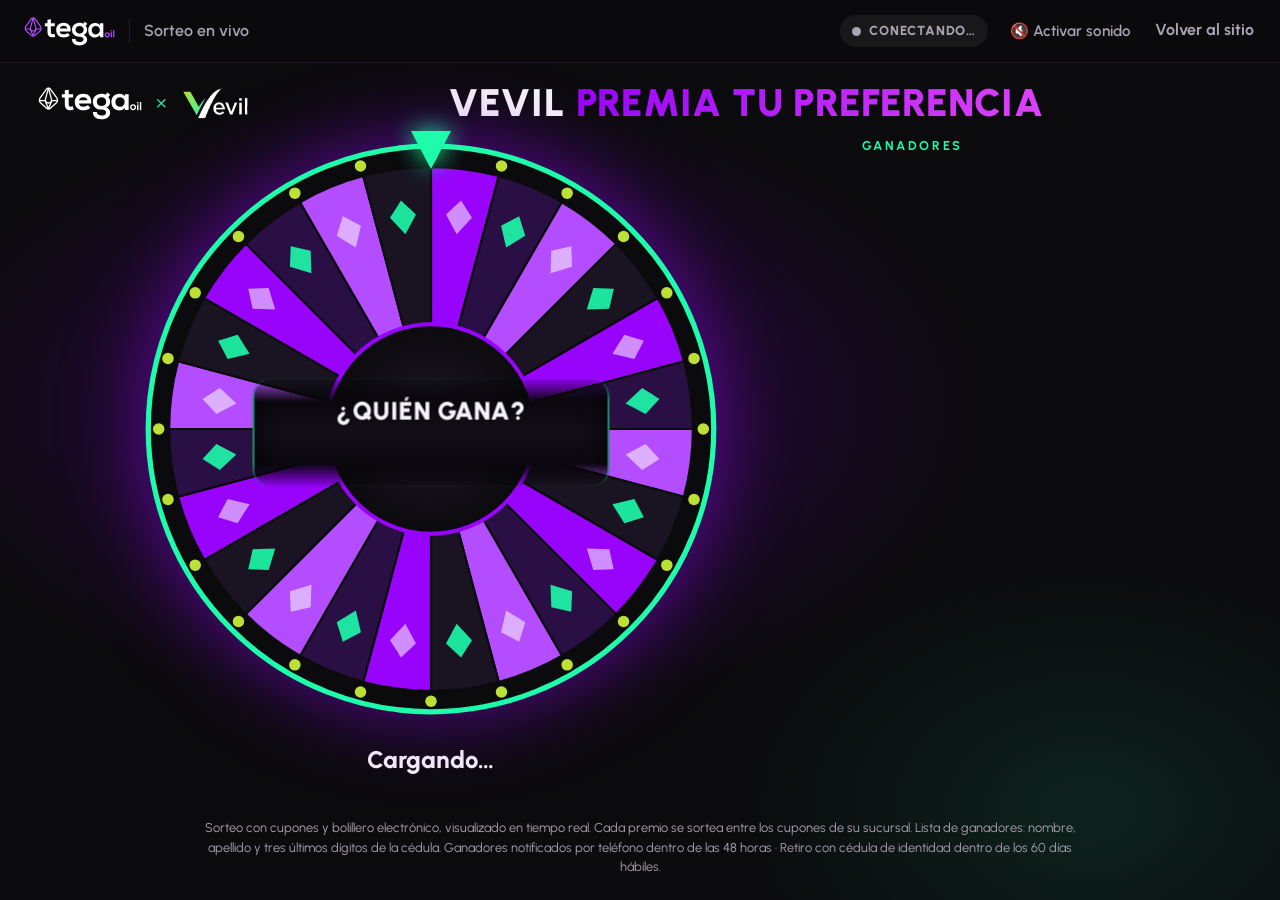
<file: en-vivo.html>
<!DOCTYPE html>
<html lang="es">
<head>
  <meta charset="UTF-8">
  <meta name="viewport" content="width=device-width, initial-scale=1.0">
  <title>Sorteo en vivo — Vevil Premia tu Preferencia</title>
  <meta name="description" content="Seguí en tiempo real el sorteo de la promoción Vevil Premia tu Preferencia de Tega Oil: 4 motos CF 125 y un cuadriciclo AU200.">
  <link rel="canonical" href="https://veviltegaoil.com/en-vivo.html">
  <meta property="og:title" content="Sorteo en vivo — Vevil Premia tu Preferencia">
  <meta property="og:description" content="Seguí el sorteo en tiempo real: 4 motos y un cuadriciclo.">
  <meta property="og:image" content="https://veviltegaoil.com/assets/img/estacion.jpg">
  <link rel="icon" href="assets/img/tega-iso.svg" type="image/svg+xml">
  <link rel="preconnect" href="https://fonts.googleapis.com">
  <link rel="preconnect" href="https://fonts.gstatic.com" crossorigin>
  <link href="https://fonts.googleapis.com/css2?family=Urbanist:wght@400;600;700;800;900&display=swap" rel="stylesheet">
  <link rel="stylesheet" href="admin/admin.css?v=202610291503">
  <link rel="stylesheet" href="admin/sorteo.css?v=202610291503">
  <link rel="stylesheet" href="assets/css/vivo.css?v=202610291503">
</head>
<body class="draw-page">
  <div class="stage">
    <header class="top">
      <a class="top__brand" href="./"><img src="assets/img/tega-logo.svg" alt="Tega Oil"><span>Sorteo en vivo</span></a>
      <nav class="top__nav">
        <span class="live" id="liveBadge"><span class="live__dot"></span><span id="liveText">Conectando…</span></span>
        <button class="linkbtn" id="btnSound" type="button">🔇 Activar sonido</button>
        <a href="./">Volver al sitio</a>
      </nav>
    </header>

    <div class="show">
      <div class="show__head">
        <div class="show__brands">
          <img src="assets/img/tega-logo-white.svg" alt="Tega Oil">
          <span>×</span>
          <img src="assets/img/vevil-logo.png?v=202610291503" alt="Vevil">
        </div>
        <h1 class="show__title">Vevil <span>Premia tu Preferencia</span></h1>
        <div class="seal" id="seal"></div>
      </div>

      <div class="show__main">
        <div class="wheel-area">
          <div class="wheel">
            <div class="wheel__pointer" aria-hidden="true"></div>
            <svg class="wheel__svg" id="wheel" viewBox="-110 -110 220 220" aria-hidden="true"></svg>
            <div class="reel" id="reel" aria-live="polite">
              <div class="reel__strip" id="reelStrip"><div class="reel__item" id="reelIdle">¿Quién gana?</div></div>
            </div>
          </div>
          <div class="spin">
            <p class="spin__prize" id="status">Cargando…</p>
            <p class="spin__pool" id="sub"></p>
          </div>
        </div>

        <aside class="prizes-panel">
          <h2>Ganadores</h2>
          <div class="pz" id="prizes"></div>
        </aside>
      </div>
      <p class="vivo-legal">Sorteo con cupones y bolillero electrónico, visualizado en tiempo real. Cada premio se sortea entre los cupones de su sucursal. Lista de ganadores: nombre, apellido y tres últimos dígitos de la cédula. Ganadores notificados por teléfono dentro de las 48 horas · Retiro con cédula de identidad dentro de los 60 días hábiles.</p>
    </div>

    <div class="reveal-box" id="reveal" hidden>
      <canvas class="confetti" id="confetti"></canvas>
      <div class="reveal-card">
        <p class="reveal-card__rol" id="rvRol">¡Ganador!</p>
        <img class="reveal-card__img" id="rvImg" alt="">
        <p class="reveal-card__prize" id="rvPrize"></p>
        <h2 class="reveal-card__name" id="rvName"></h2>
        <p class="reveal-card__meta" id="rvMeta"></p>
        <button class="btn btn--primary" id="rvClose">Seguir viendo</button>
      </div>
    </div>
  </div>

  <script src="assets/js/config.js?v=202610291503"></script>
  <script src="assets/js/vivo.js?v=202610291503"></script>
</body>
</html>
</file>
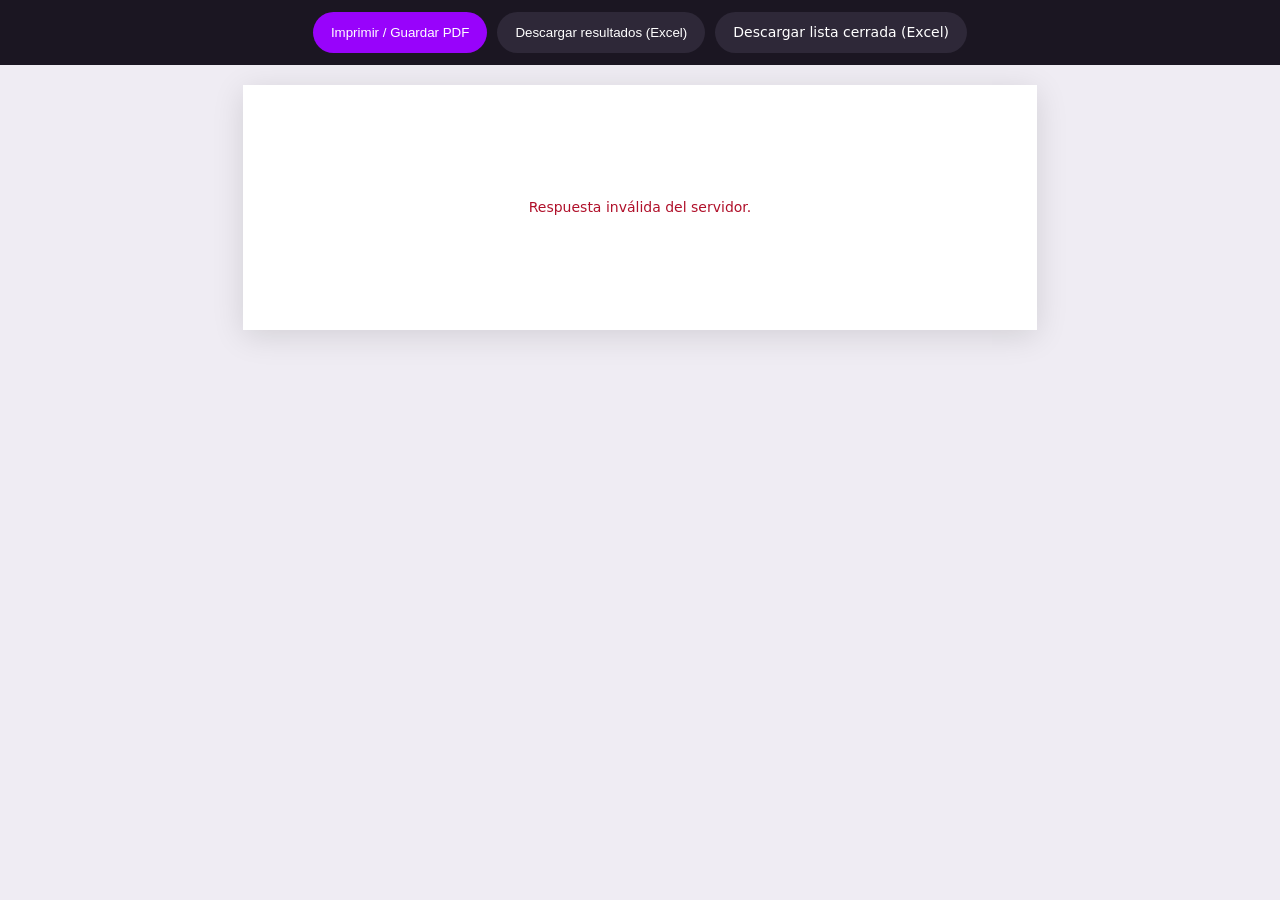
<file: admin/acta.html>
<!DOCTYPE html>
<html lang="es">
<head>
  <meta charset="UTF-8">
  <meta name="viewport" content="width=device-width, initial-scale=1.0">
  <meta name="robots" content="noindex, nofollow">
  <title>Acta del sorteo — Vevil Premia tu Preferencia</title>
  <link rel="icon" href="../assets/img/tega-iso.svg" type="image/svg+xml">
  <style>
    :root { --ink: #1b1622; --muted: #6b6475; --line: #ddd6e6; --violet: #6d0bbf; }
    * { box-sizing: border-box; }
    body { margin: 0; background: #efecf3; color: var(--ink); font: 14px/1.5 "Segoe UI", system-ui, Arial, sans-serif; }
    .bar { position: sticky; top: 0; display: flex; gap: 10px; justify-content: center; flex-wrap: wrap; padding: 12px; background: #1b1622; }
    .bar button, .bar a { border: 0; border-radius: 999px; padding: 10px 18px; font: 700 14px inherit; cursor: pointer; text-decoration: none; background: #9803fb; color: #fff; }
    .bar .alt { background: #2e2838; }
    .page { width: min(210mm, 100% - 24px); margin: 20px auto; padding: 18mm 16mm; background: #fff; box-shadow: 0 6px 30px rgba(0,0,0,.12); }
    header { display: flex; justify-content: space-between; align-items: center; border-bottom: 3px solid var(--violet); padding-bottom: 12px; }
    header img { height: 34px; }
    h1 { font-size: 22px; margin: 18px 0 4px; text-transform: uppercase; letter-spacing: .03em; }
    h2 { font-size: 15px; margin: 22px 0 8px; color: var(--violet); text-transform: uppercase; letter-spacing: .06em; }
    p { margin: 4px 0; }
    .muted { color: var(--muted); }
    .grid { display: grid; grid-template-columns: 170px 1fr; gap: 4px 12px; }
    .grid dt { color: var(--muted); }
    .grid dd { margin: 0; font-weight: 600; }
    code { font: 12px Consolas, monospace; word-break: break-all; background: #f4f0f9; padding: 2px 6px; border-radius: 4px; }
    table { width: 100%; border-collapse: collapse; margin-top: 6px; font-size: 12.5px; }
    th, td { text-align: left; padding: 6px 8px; border-bottom: 1px solid var(--line); vertical-align: top; }
    th { background: #f4f0f9; font-size: 11px; text-transform: uppercase; letter-spacing: .05em; color: var(--muted); }
    tr.g td { font-weight: 700; }
    .pending { color: var(--muted); font-style: italic; }
    .firmas { display: grid; grid-template-columns: repeat(3, 1fr); gap: 26px; margin-top: 60px; }
    .firmas div { border-top: 1px solid var(--ink); padding-top: 6px; text-align: center; font-size: 12px; }
    .err { text-align: center; padding: 40px; color: #b0102a; }
    @media print {
      body { background: #fff; }
      .bar { display: none; }
      .page { box-shadow: none; margin: 0; width: auto; padding: 0; }
      @page { size: A4; margin: 14mm; }
    }
  </style>
</head>
<body>
  <div class="bar">
    <button onclick="print()">Imprimir / Guardar PDF</button>
    <button class="alt" id="btnCsv">Descargar resultados (Excel)</button>
    <a class="alt" href="../server/api.php?action=draw.list">Descargar lista cerrada (Excel)</a>
  </div>
  <div class="page" id="page"><p class="muted">Cargando…</p></div>

  <script src="common.js?v=202610291503"></script>
  <script>
  (async function () {
    const { api, esc, fmtDate, fmtCi } = window.TG;
    const ROL = { ganador: "Ganador", suplente1: "Suplente", suplente2: "Suplente 2" };
    let a;
    try {
      const s = await api("session");
      if (!s.auth) { document.getElementById("page").innerHTML = '<p class="err">Ingresá primero al <a href="index.html">panel</a>.</p>'; return; }
      a = (await api("draw.acta")).acta;
    } catch (e) { document.getElementById("page").innerHTML = `<p class="err">${esc(e.message)}</p>`; return; }

    const byPrize = {};
    a.results.forEach((r) => (byPrize[r.prize_id] = byPrize[r.prize_id] || []).push(r));
    const rows = a.prizes.map((p) => {
      const rs = byPrize[p.id] || [];
      const roles = rs.some((x) => x.rol === "suplente2") ? ["ganador", "suplente1", "suplente2"] : ["ganador", "suplente1"];
      return roles.map((rol) => {
        const r = rs.find((x) => x.rol === rol);
        return r
          ? `<tr class="${rol === "ganador" ? "g" : ""}"><td>${esc(p.titulo)}<br><span class="muted">${esc(p.detalle)}${p.sucursal ? "<br>Sucursal " + esc(p.sucursal.split(" — ")[0]) : ""}</span></td><td>${ROL[rol]}</td><td>${esc(r.nombre)}</td><td>${esc(fmtCi(r.ci))}</td><td>${esc(r.telefono)}</td><td>${esc(r.numero)}</td><td>${esc(fmtDate(r.at))}<br><span class="muted">${r.pool.toLocaleString("es-PY")} cupones habilitados</span></td></tr>`
          : `<tr><td>${esc(p.titulo)}<br><span class="muted">${esc(p.detalle)}${p.sucursal ? "<br>Sucursal " + esc(p.sucursal.split(" — ")[0]) : ""}</span></td><td>${ROL[rol]}</td><td colspan="5" class="pending">Sin sortear</td></tr>`;
      }).join("");
    }).join("");

    document.getElementById("page").innerHTML = `
      <header><span style="display:flex;align-items:center;gap:10px"><img src="../assets/img/tega-iso.svg" alt=""><strong style="font-size:18px">Tega Oil × Vevil</strong></span><span class="muted">Sorteo oficial</span></header>
      <h1>Acta del sorteo</h1>
      <p class="muted">Promoción “Vevil Premia tu Preferencia” — Generada el ${esc(fmtDate(a.generated_at))}</p>

      <h2>Datos de la promoción</h2>
      <dl class="grid">
        <dt>Organizador</dt><dd>VEVIL EAS — RUC 80161517-8</dd>
        <dt>Lugar de la promoción</dt><dd>Estaciones de servicio Tega Oil</dd>
        <dt>Vigencia</dt><dd>10/11/2026 al 31/03/2027</dd>
        <dt>Mecánica</dt><dd>Compra desde Gs. 100.000 con factura física · registro en veviltegaoil.com, una carga por cédula por día</dd>
        <dt>Modalidad</dt><dd>Cupones y bolillero electrónico, visualizado en tiempo real en la página web</dd>
        <dt>Lugar del sorteo</dt><dd>Avda. Manuel Ortiz Guerrero esq. Puerto Rosario – San Lorenzo</dd>
        <dt>Autoridad</dt><dd>Comisión Nacional de Juegos de Azar (CONAJZAR) — Ley N° 1016/1997</dd>
      </dl>

      <h2>Lista de participantes</h2>
      ${a.sealed_at ? `<dl class="grid">
        <dt>Participaciones</dt><dd>${a.total.toLocaleString("es-PY")} facturas aprobadas</dd>
        <dt>Lista cerrada</dt><dd>${esc(fmtDate(a.sealed_at))} por ${esc(a.sealed_by)}</dd>
        <dt>Huella SHA-256</dt><dd><code>${esc(a.hash)}</code></dd>
      </dl>
      <p class="muted" style="margin-top:8px">La huella se calcula sobre la lista completa (N° de participación | cédula, en orden). Cualquier cambio en la lista produce una huella distinta. La lista cerrada completa se adjunta en Excel.</p>`
      : `<p class="pending">La lista todavía no fue cerrada.</p>`}

      <h2>Resultados</h2>
      <p class="muted">Cada resultado fue elegido por el servidor con un generador de números aleatorios criptográficamente seguro, entre los cupones habilitados <strong>de la sucursal de cada premio</strong> en ese momento. Un ganador y un suplente por premio. Un premio por persona: quien ya salió sorteado no vuelve a participar.</p>
      <table>
        <thead><tr><th>Premio</th><th>Rol</th><th>Nombre</th><th>Cédula</th><th>Teléfono</th><th>Cupón</th><th>Hora</th></tr></thead>
        <tbody>${rows}</tbody>
      </table>

      <div class="firmas">
        <div>Escribano/a público/a</div>
        <div>Representante del organizador</div>
        <div>Fiscal CONAJZAR</div>
      </div>`;

    document.getElementById("btnCsv").addEventListener("click", () => {
      const q = (v) => `"${String(v ?? "").replace(/"/g, '""')}"`;
      const lines = [["Premio", "Detalle", "Rol", "Nombre", "Cédula", "Teléfono", "Sucursal", "N° participación", "Fecha y hora", "Participaciones habilitadas"].map(q).join(";")];
      a.results.forEach((r) => lines.push([r.premio, r.detalle, ROL[r.rol], r.nombre, r.ci, r.telefono, r.sucursal, r.numero, r.at, r.pool].map(q).join(";")));
      const blob = new Blob(["﻿" + lines.join("\r\n")], { type: "text/csv;charset=utf-8" });
      const link = Object.assign(document.createElement("a"), { href: URL.createObjectURL(blob), download: "resultados-sorteo.csv" });
      link.click();
    });
  })();
  </script>
</body>
</html>
</file>
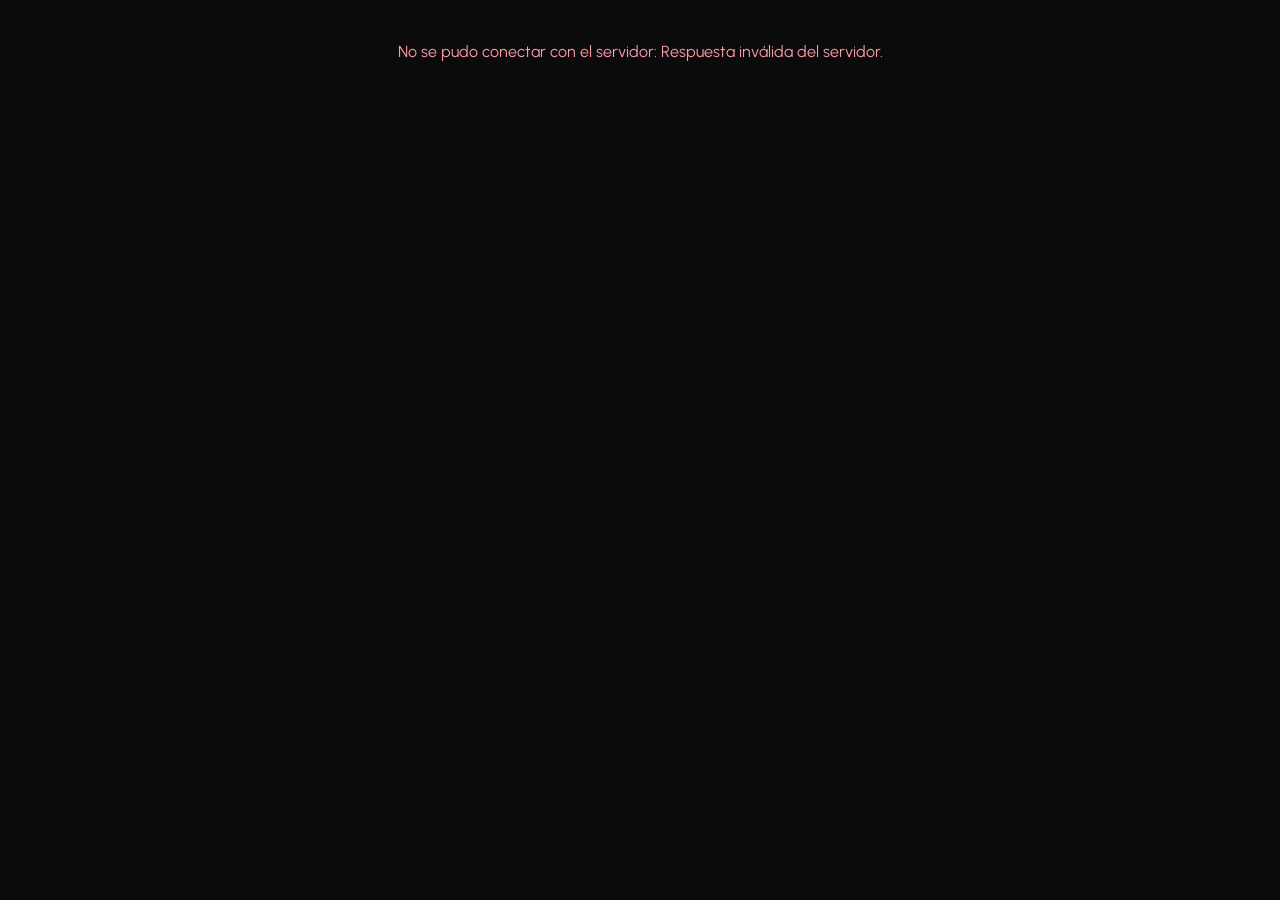
<file: admin/sorteo.html>
<!DOCTYPE html>
<html lang="es">
<head>
  <meta charset="UTF-8">
  <meta name="robots" content="noindex, nofollow">
  <title>Sorteo — Panel</title>
  <!-- El sorteo ahora está dentro del panel (pestaña "Sorteo") -->
  <meta http-equiv="refresh" content="0; url=./#sorteo">
  <script>location.replace("./#sorteo");</script>
</head>
<body><a href="./#sorteo">Ir al sorteo</a></body>
</html>
</file>
<file: assets/css/styles.css>
/* ============ Tega Oil × Vevil — Sorteo ============ */
:root {
  --black: #0B0A0D;
  --surface: #15121A;
  --surface-2: #1D1924;
  --line: rgba(180, 77, 255, .18);
  --violet: #9803FB;
  --violet-2: #B44DFF;      /* violeta legible sobre negro */
  --violet-glow: #DE44FA;
  --plum: #44063E;          /* manual de marca */
  --green-1: #BCE036;       /* Vevil */
  --green-2: #1EFBAB;
  --grad-green: linear-gradient(120deg, var(--green-1), var(--green-2));
  --grad-violet: linear-gradient(120deg, var(--violet), var(--violet-glow));
  --text: #F5F3F7;
  --muted: #A8A3B0;
  --radius: 18px;
  --container: 1160px;
  --font: "Urbanist", "Nexa", system-ui, -apple-system, Segoe UI, Roboto, sans-serif;
}

*, *::before, *::after { box-sizing: border-box; }
html { scroll-behavior: smooth; scroll-padding-top: 84px; }
body {
  margin: 0;
  background: var(--black);
  color: var(--text);
  font-family: var(--font);
  font-size: 17px;
  line-height: 1.6;
  -webkit-font-smoothing: antialiased;
  overflow-x: hidden;
}
img { max-width: 100%; display: block; }
a { color: inherit; }
h1, h2, h3 { line-height: 1.1; margin: 0; letter-spacing: -.01em; }
p { margin: 0; }

.container { width: min(var(--container), 100% - 32px); margin-inline: auto; }
.container--narrow { width: min(860px, 100% - 32px); }
.center { text-align: center; }

/* Estado */
body.is-pre .only-winners { display: none !important; }
body.is-winners .only-pre { display: none !important; }

.pend {
  display: inline-block;
  padding: 0 .4em;
  border: 1px dashed var(--green-1);
  border-radius: 6px;
  color: var(--green-1);
  font-size: .85em;
  font-weight: 600;
  letter-spacing: .02em;
}

.grad { background: var(--grad-violet); -webkit-background-clip: text; background-clip: text; color: transparent; }
.grad-green { background: var(--grad-green); -webkit-background-clip: text; background-clip: text; color: transparent; }

/* ---------- Botones ---------- */
.btn {
  display: inline-flex; align-items: center; justify-content: center;
  min-height: 52px; padding: 0 28px;
  border-radius: 999px;
  font-weight: 700; font-size: 1rem; text-decoration: none;
  transition: transform .2s, box-shadow .2s, background .2s;
}
.btn--primary {
  background: var(--grad-violet);
  color: #fff;
  box-shadow: 0 0 0 1px rgba(255,255,255,.08) inset, 0 10px 30px -8px rgba(152, 3, 251, .7);
}
.btn--primary:hover { transform: translateY(-2px); box-shadow: 0 14px 40px -8px rgba(222, 68, 250, .8); }
.btn--ghost { border: 1.5px solid var(--green-2); color: var(--green-2); }
.btn--ghost:hover { background: rgba(30, 251, 171, .1); transform: translateY(-2px); }

/* ---------- Nav ---------- */
.nav {
  position: fixed; inset: 0 0 auto; z-index: 50;
  transition: background .3s, backdrop-filter .3s, border-color .3s;
  border-bottom: 1px solid transparent;
}
.nav.is-scrolled, .nav.is-open {
  background: rgba(11, 10, 13, .82);
  backdrop-filter: blur(14px);
  -webkit-backdrop-filter: blur(14px);
  border-color: var(--line);
}
.nav__inner { display: flex; align-items: center; justify-content: space-between; height: 72px; }
.nav__brand { display: flex; align-items: center; gap: 12px; text-decoration: none; }
.nav__tega { height: 34px; width: auto; }
.nav__x { color: var(--green-2); font-weight: 300; font-size: 1.3rem; }
.nav__vevil { height: 22px; width: auto; }
.nav__links { display: flex; gap: 28px; }
.nav__links a {
  text-decoration: none; font-weight: 600; font-size: .95rem; color: var(--muted);
  position: relative; transition: color .2s;
}
.nav__links a::after {
  content: ""; position: absolute; left: 0; right: 0; bottom: -6px; height: 2px;
  background: var(--grad-green); transform: scaleX(0); transition: transform .25s;
}
.nav__links a:hover { color: #fff; }
.nav__links a:hover::after { transform: scaleX(1); }
.nav__toggle { display: none; }

/* ---------- Hero ---------- */
.hero {
  position: relative;
  min-height: 100svh;
  display: flex; align-items: center;
  padding: 120px 0 80px;
  isolation: isolate;
}
.hero__bg {
  position: absolute; inset: 0; z-index: -1;
  background:
    linear-gradient(180deg, rgba(11,10,13,.55) 0%, rgba(11,10,13,.35) 40%, var(--black) 100%),
    linear-gradient(90deg, rgba(11,10,13,.9) 0%, rgba(11,10,13,.2) 70%),
    url("../img/estacion.jpg") center 40% / cover no-repeat;
}
.hero__bg::after {
  content: ""; position: absolute; left: 0; right: 0; bottom: 0; height: 2px;
  background: linear-gradient(90deg, transparent, var(--violet), var(--green-2), transparent);
  box-shadow: 0 0 24px var(--violet);
}
.hero__content { max-width: 760px; margin-left: max(16px, calc((100% - var(--container)) / 2)); }

.eyebrow {
  display: inline-flex; align-items: center; gap: 10px;
  padding: 8px 16px; border-radius: 999px;
  background: rgba(30, 251, 171, .08);
  border: 1px solid rgba(30, 251, 171, .3);
  color: var(--green-2);
  font-weight: 700; font-size: .8rem; letter-spacing: .14em; text-transform: uppercase;
}
.dot { width: 8px; height: 8px; border-radius: 50%; background: var(--green-2); box-shadow: 0 0 12px var(--green-2); animation: pulse 1.8s infinite; }
@keyframes pulse { 50% { opacity: .35; } }

.hero__title {
  margin-top: 22px;
  font-size: clamp(2.6rem, 7vw, 5.2rem);
  font-weight: 900;
  text-transform: uppercase;
  text-shadow: 0 0 40px rgba(152, 3, 251, .45);
}
.hero__title .x { color: var(--violet-2); font-weight: 300; }
.hero__lead { margin-top: 16px; font-size: clamp(1.1rem, 2.2vw, 1.4rem); color: var(--muted); font-weight: 400; }

.countdown {
  display: grid; grid-template-columns: repeat(4, minmax(0, 1fr));
  gap: 12px; margin-top: 36px; max-width: 520px;
}
.cd {
  position: relative;
  padding: 18px 8px 14px;
  border-radius: 16px;
  background: rgba(21, 18, 26, .72);
  backdrop-filter: blur(8px);
  border: 1px solid var(--line);
  text-align: center;
  overflow: hidden;
}
.cd::before {
  content: ""; position: absolute; inset: 0 0 auto; height: 3px;
  background: var(--grad-violet); box-shadow: 0 0 16px var(--violet);
}
.cd__n {
  display: block;
  font-size: clamp(2rem, 6vw, 3.2rem); font-weight: 800;
  font-variant-numeric: tabular-nums;
  line-height: 1;
}
.cd__n.flip { animation: flip .4s ease; }
@keyframes flip { from { transform: translateY(-30%); opacity: .2; } to { transform: none; opacity: 1; } }
.cd__l { display: block; margin-top: 8px; font-size: .72rem; font-weight: 700; letter-spacing: .16em; text-transform: uppercase; color: var(--green-2); }
.countdown.is-pending .cd__n { color: rgba(255,255,255,.25); }
.countdown.is-live .cd::before { background: var(--grad-green); box-shadow: 0 0 16px var(--green-2); }

.hero__date { margin-top: 16px; color: var(--muted); }
.hero__ctas { display: flex; flex-wrap: wrap; gap: 14px; margin-top: 36px; }

/* ---------- Secciones ---------- */
.section { position: relative; padding: clamp(72px, 10vw, 120px) 0; }
.section--alt { background: var(--surface); }
.section--alt::before {
  content: ""; position: absolute; inset: 0; pointer-events: none;
  background: url("../img/tega-iso.svg") 0 0 / 56px 66px repeat;
  opacity: .035;
}
.section__head { text-align: center; max-width: 680px; margin: 0 auto 52px; }
.kicker {
  display: inline-block; margin-bottom: 12px;
  font-size: .8rem; font-weight: 800; letter-spacing: .2em; text-transform: uppercase;
  color: var(--green-2);
}
.section__head h2 { font-size: clamp(2rem, 4.4vw, 3rem); font-weight: 800; }
.section__sub { margin-top: 12px; color: var(--muted); }
.note { margin-top: 36px; color: var(--muted); font-size: .95rem; }

/* ---------- Premios ---------- */
.prizes { display: grid; grid-template-columns: repeat(auto-fit, minmax(260px, 1fr)); gap: 22px; }
.prize, .winner {
  position: relative;
  background: var(--surface-2);
  border: 1px solid var(--line);
  border-radius: var(--radius);
  overflow: hidden;
  transition: transform .3s, border-color .3s, box-shadow .3s;
}
.prize:hover { transform: translateY(-6px); border-color: rgba(180, 77, 255, .5); box-shadow: 0 20px 50px -20px rgba(152, 3, 251, .6); }
.prize__media {
  aspect-ratio: 4 / 3;
  display: grid; place-items: center;
  background: radial-gradient(circle at 50% 60%, rgba(152, 3, 251, .35), transparent 65%), var(--surface);
}
.prize__media img { width: 100%; height: 100%; object-fit: cover; }
.prize__media img.prize__ph, .winner__photo img.prize__ph { width: 34%; height: auto; object-fit: contain; opacity: .5; filter: drop-shadow(0 0 20px var(--violet)); }
.prize__body { padding: 22px 24px 26px; }
.prize__rank {
  display: inline-block; padding: 4px 12px; border-radius: 999px;
  background: var(--grad-green); color: #0B0A0D;
  font-size: .75rem; font-weight: 800; letter-spacing: .08em; text-transform: uppercase;
}
.prize h3 { margin-top: 14px; font-size: 1.45rem; font-weight: 800; }
.prize p { margin-top: 8px; color: var(--muted); }
.prize--main { border-color: rgba(30, 251, 171, .45); }
.prize--main::after {
  content: ""; position: absolute; inset: 0; border-radius: inherit; pointer-events: none;
  box-shadow: inset 0 0 0 1px rgba(30, 251, 171, .2), 0 0 40px -10px rgba(30, 251, 171, .35);
}

/* ---------- Pasos ---------- */
.steps {
  list-style: none; margin: 0; padding: 0;
  display: grid; grid-template-columns: repeat(4, 1fr); gap: 20px;
  counter-reset: s; position: relative;
}
.step {
  position: relative;
  padding: 30px 24px;
  background: var(--surface-2);
  border: 1px solid var(--line);
  border-radius: var(--radius);
}
.step__n {
  display: inline-block;
  font-size: 2.6rem; font-weight: 900; line-height: 1;
  background: var(--grad-violet); -webkit-background-clip: text; background-clip: text; color: transparent;
}
.step h3 { margin-top: 14px; font-size: 1.2rem; font-weight: 800; }
.step p { margin-top: 8px; color: var(--muted); font-size: .97rem; }
.step:not(:last-child)::after {
  content: ""; position: absolute; top: 50px; right: -14px; width: 8px; height: 8px;
  border-top: 2px solid var(--green-2); border-right: 2px solid var(--green-2);
  transform: rotate(45deg);
}

/* ---------- Timeline ---------- */
.timeline {
  display: grid; grid-template-columns: repeat(4, 1fr); gap: 20px;
  position: relative;
}
.timeline::before {
  content: ""; position: absolute; left: 6%; right: 6%; top: 9px; height: 2px;
  background: linear-gradient(90deg, var(--violet), var(--green-2));
  opacity: .5;
}
.tl { position: relative; text-align: center; padding-top: 34px; }
.tl__dot {
  position: absolute; top: 0; left: 50%; transform: translateX(-50%);
  width: 20px; height: 20px; border-radius: 50%;
  background: var(--black); border: 3px solid var(--violet-2);
  box-shadow: 0 0 14px var(--violet);
}
.tl.is-done .tl__dot { background: var(--green-2); border-color: var(--green-2); box-shadow: 0 0 14px var(--green-2); }
.tl__t { font-weight: 800; font-size: 1.05rem; }
.tl__v { margin-top: 6px; color: var(--muted); font-size: .95rem; }
.tl__v small { font-size: .88em; }

/* ---------- Acordeón ---------- */
.accordion { display: grid; gap: 12px; position: relative; }
.acc {
  background: var(--surface-2);
  border: 1px solid var(--line);
  border-radius: 14px;
  transition: border-color .25s;
}
.acc.is-open { border-color: rgba(30, 251, 171, .4); }
.acc__q {
  width: 100%; display: flex; align-items: center; justify-content: space-between; gap: 16px;
  padding: 20px 22px;
  background: none; border: 0; color: var(--text);
  font: 700 1.05rem/1.3 var(--font); text-align: left; cursor: pointer;
}
.acc__ic { position: relative; flex: 0 0 22px; height: 22px; }
.acc__ic::before, .acc__ic::after {
  content: ""; position: absolute; left: 50%; top: 50%; width: 14px; height: 2px;
  background: var(--green-2); transform: translate(-50%, -50%); transition: transform .25s;
}
.acc__ic::after { transform: translate(-50%, -50%) rotate(90deg); }
.acc.is-open .acc__ic::after { transform: translate(-50%, -50%) rotate(0); }
.acc__a { display: grid; grid-template-rows: 0fr; transition: grid-template-rows .3s ease; }
.acc.is-open .acc__a { grid-template-rows: 1fr; }
.acc__inner { overflow: hidden; padding: 0 22px; color: var(--muted); }
.acc.is-open .acc__inner { padding-bottom: 22px; }
.acc__inner p + p, .acc__inner p + ul, .acc__inner ul + p { margin-top: 10px; }
.acc__inner ul { margin: 0; padding-left: 20px; }
.acc__inner strong { color: var(--text); }

/* ---------- Ganadores ---------- */
.winners { display: grid; grid-template-columns: repeat(auto-fit, minmax(240px, 300px)); justify-content: center; gap: 22px; }
.winner { text-align: center; padding-bottom: 24px; border-color: rgba(30, 251, 171, .35); }
.winner__photo {
  aspect-ratio: 1; display: grid; place-items: center; margin-bottom: 18px;
  background: radial-gradient(circle at 50% 60%, rgba(30, 251, 171, .25), transparent 65%), var(--surface);
}
.winner__photo img { width: 100%; height: 100%; object-fit: cover; }
.winner h3 { margin-top: 12px; font-size: 1.4rem; font-weight: 800; }
.winner p { margin-top: 4px; color: var(--muted); }
.video { margin-top: 40px; aspect-ratio: 16 / 9; border-radius: var(--radius); overflow: hidden; border: 1px solid var(--line); }
.video iframe { width: 100%; height: 100%; border: 0; }
.video--link { aspect-ratio: auto; border: 0; text-align: center; }

/* ---------- Footer ---------- */
.footer { padding: 56px 0 40px; border-top: 1px solid var(--line); background: #070609; }
.footer__inner { display: grid; justify-items: center; gap: 20px; text-align: center; }
.footer__brands { display: flex; align-items: center; gap: 28px; }
.footer__tega { height: 40px; width: auto; }
.footer__vevil { height: 26px; width: auto; }
.footer__social { display: flex; flex-wrap: wrap; justify-content: center; gap: 22px; }
.footer__social a { color: var(--muted); text-decoration: none; font-weight: 600; }
.footer__social a:hover { color: var(--green-2); }
.footer__legal { max-width: 620px; font-size: .85rem; color: var(--muted); }
.footer__copy { font-size: .8rem; color: rgba(168, 163, 176, .6); }

/* ---------- WhatsApp ---------- */
.wa-float {
  position: fixed; right: 18px; bottom: 18px; z-index: 40;
  width: 56px; height: 56px; border-radius: 50%;
  display: grid; place-items: center;
  background: var(--grad-green); color: #0B0A0D;
  box-shadow: 0 10px 30px -6px rgba(30, 251, 171, .6);
  transition: transform .2s;
}
.wa-float:hover { transform: scale(1.08); }
.wa-float svg { width: 28px; height: 28px; }
.wa-float[hidden] { display: none; }

/* ---------- Reveal ---------- */
.reveal { opacity: 0; transform: translateY(24px); transition: opacity .7s ease, transform .7s ease; }
.reveal.in { opacity: 1; transform: none; }

/* ---------- Responsive ---------- */
@media (max-width: 960px) {
  .steps { grid-template-columns: repeat(2, 1fr); }
  .step:nth-child(2)::after { display: none; }
  .timeline { grid-template-columns: repeat(2, 1fr); row-gap: 36px; }
  .timeline::before { display: none; }
}
@media (max-width: 820px) {
  .nav__toggle {
    display: grid; gap: 6px; place-content: center;
    width: 44px; height: 44px; background: none; border: 0; cursor: pointer;
  }
  .nav__toggle span { width: 24px; height: 2px; background: #fff; transition: transform .25s; }
  .nav.is-open .nav__toggle span:first-child { transform: translateY(4px) rotate(45deg); }
  .nav.is-open .nav__toggle span:last-child { transform: translateY(-4px) rotate(-45deg); }
  .nav__links {
    position: absolute; top: 72px; left: 0; right: 0;
    flex-direction: column; gap: 0;
    background: rgba(11, 10, 13, .96);
    border-bottom: 1px solid var(--line);
    max-height: 0; overflow: hidden; transition: max-height .35s ease;
  }
  .nav.is-open .nav__links { max-height: 420px; }
  .nav__links a { padding: 16px 24px; border-top: 1px solid var(--line); }
  .nav__links a::after { display: none; }
}
@media (max-width: 560px) {
  body { font-size: 16px; }
  .nav__tega { height: 28px; }
  .nav__vevil { height: 18px; }
  .hero { padding-top: 104px; }
  .hero__bg { background-position: 30% center, 0 0, 22% center; }
  .countdown { gap: 8px; }
  .cd { padding: 14px 4px 12px; border-radius: 12px; }
  .cd__l { font-size: .62rem; letter-spacing: .1em; }
  .hero__ctas .btn { flex: 1 1 100%; }
  .steps, .timeline { grid-template-columns: 1fr; }
  .step::after { display: none; }
  .tl { text-align: left; padding: 0 0 0 36px; }
  .tl__dot { left: 0; transform: none; }
}
@media (prefers-reduced-motion: reduce) {
  *, *::before, *::after { animation: none !important; transition: none !important; }
  html { scroll-behavior: auto; }
  .reveal { opacity: 1; transform: none; }
}

/* ---------- Premios: destacado + 4 motos ---------- */
.prizes { grid-template-columns: repeat(4, 1fr); }
.prize--main { grid-column: 1 / -1; display: grid; grid-template-columns: 1.3fr 1fr; align-items: center; }
.prize--main .prize__media { aspect-ratio: 16 / 9; height: 100%; }
.prize--main .prize__body { padding: 36px 40px; }
.prize--main h3 { font-size: clamp(1.8rem, 3.4vw, 2.6rem); }
.prize--main .prize__ph { width: 22%; }

/* ---------- Sucursales ---------- */
.branches { display: grid; grid-template-columns: repeat(auto-fit, minmax(300px, 1fr)); gap: 16px; }
.branch {
  display: flex; align-items: center; gap: 18px;
  padding: 20px 22px;
  background: var(--surface-2);
  border: 1px solid var(--line);
  border-radius: var(--radius);
  text-decoration: none;
  transition: border-color .25s, transform .25s;
}
.branch:hover { border-color: rgba(30, 251, 171, .5); transform: translateY(-3px); }
.branch__n {
  flex: 0 0 auto; font-size: 1.6rem; font-weight: 900; line-height: 1;
  background: var(--grad-violet); -webkit-background-clip: text; background-clip: text; color: transparent;
}
.branch__body { display: grid; gap: 2px; flex: 1; min-width: 0; }
.branch__body strong { font-size: 1.05rem; }
.branch__body span { color: var(--muted); font-size: .93rem; }
.branch__go { color: var(--green-2); font-size: 1.2rem; }

@media (max-width: 960px) {
  .prizes { grid-template-columns: repeat(2, 1fr); }
  .prize--main { grid-template-columns: 1fr; }
  .prize--main .prize__body { padding: 22px 24px 26px; }
}
@media (max-width: 560px) {
  .prizes { grid-template-columns: 1fr; }
  .branches { grid-template-columns: 1fr; }
}

/* ---------- Fotos de premios (fondo blanco del proveedor) ---------- */
.prize__media--photo {
  position: relative;
  background: radial-gradient(ellipse at 50% 45%, #ffffff 0%, #f4f1f8 55%, #e6e0ee 100%);
  padding: 18px;
  overflow: hidden;
}
.prize__media--photo::after {
  content: ""; position: absolute; left: 0; right: 0; bottom: 0; height: 3px;
  background: var(--grad-violet); box-shadow: 0 0 18px var(--violet);
}
.prize__media--photo img.prize__photo {
  width: 100%; height: 100%;
  object-fit: contain;
  mix-blend-mode: multiply;
  transition: transform .5s ease;
}
.prize:hover .prize__photo { transform: scale(1.05); }
.prize--main .prize__media--photo { padding: 28px; }
.prize__media--photo img.prize__photo { position: absolute; inset: 18px; width: calc(100% - 36px); height: calc(100% - 36px); }
.prize--main .prize__media--photo img.prize__photo { inset: 24px; width: calc(100% - 48px); height: calc(100% - 48px); }

/* Tabla dentro de las bases (anexo de premios) */
.acc__inner .tbl { width: 100%; border-collapse: collapse; margin-top: 6px; font-size: .92rem; }
.acc__inner .tbl th, .acc__inner .tbl td { text-align: left; padding: 8px 10px; border-bottom: 1px solid var(--line); }
.acc__inner .tbl th { color: var(--green-2); font-size: .75rem; letter-spacing: .1em; text-transform: uppercase; }
.acc__inner a, .footer__legal a { color: var(--green-2); }
</file>
<file: assets/css/registro.css>
/* ---------- Nav: botón de registro ---------- */
.nav__links a.nav__cta {
  color: #0B0A0D; background: var(--grad-green);
  padding: 8px 16px; border-radius: 999px; margin: -8px 0;
}
.nav__links a.nav__cta::after { display: none; }
.nav__links a.nav__cta:hover { color: #0B0A0D; filter: brightness(1.08); }
@media (max-width: 820px) {
  .nav__links a.nav__cta { margin: 12px 24px 16px; text-align: center; border-top: 0; }
}
@media (min-width: 821px) and (max-width: 1200px) {
  .nav__links { gap: 18px; }
  .nav__links a { font-size: .88rem; }
}
@media (min-width: 821px) and (max-width: 1000px) {
  .nav__links { gap: 12px; }
  .nav__links a { font-size: .82rem; }
  .nav__links a.nav__cta { padding: 7px 12px; }
  .nav__vevil { display: none; }
  .nav__x { display: none; }
}

/* ---------- Registro ---------- */
.reg {
  position: relative;
  background: var(--surface-2);
  border: 1px solid var(--line);
  border-radius: 24px;
  padding: clamp(22px, 4vw, 40px);
  box-shadow: 0 30px 80px -40px rgba(152, 3, 251, .55);
}
.reg::before {
  content: ""; position: absolute; left: 24px; right: 24px; top: -1px; height: 3px; border-radius: 3px;
  background: linear-gradient(90deg, var(--violet), var(--green-2));
  box-shadow: 0 0 18px var(--violet);
}
.reg__status { padding: 18px 20px; border-radius: 14px; text-align: center; color: var(--muted); }
.reg__status--info { background: rgba(152, 3, 251, .1); border: 1px solid var(--line); }
.reg__status strong { color: var(--text); }

.form__grid { display: grid; grid-template-columns: 1fr 1fr; gap: 16px 18px; }
.field { display: grid; gap: 6px; }
.field > span { font-size: .85rem; font-weight: 700; color: var(--muted); letter-spacing: .02em; }
.field small { font-weight: 400; opacity: .8; }
.field input, .field select, .mine__form input {
  width: 100%; min-height: 50px; padding: 0 16px;
  background: var(--black); color: var(--text);
  border: 1.5px solid rgba(180, 77, 255, .25); border-radius: 12px;
  font: 500 1rem var(--font);
  transition: border-color .2s, box-shadow .2s;
}
.field select {
  appearance: none; padding-right: 40px;
  background-image: linear-gradient(45deg, transparent 50%, var(--green-2) 50%), linear-gradient(135deg, var(--green-2) 50%, transparent 50%);
  background-position: calc(100% - 22px) 52%, calc(100% - 16px) 52%;
  background-size: 6px 6px; background-repeat: no-repeat;
}
.field select option { background: var(--surface-2); }
.field input:focus, .field select:focus, .mine__form input:focus { outline: none; border-color: var(--green-2); box-shadow: 0 0 0 4px rgba(30, 251, 171, .12); }
.field input::placeholder, .mine__form input::placeholder { color: rgba(168, 163, 176, .55); }

.upload { margin-top: 22px; position: relative; }
.upload input[type=file] { position: absolute; width: 1px; height: 1px; opacity: 0; pointer-events: none; }
.upload__box {
  display: grid; justify-items: center; gap: 6px; text-align: center;
  padding: 28px 20px; border-radius: 16px; cursor: pointer;
  border: 2px dashed rgba(30, 251, 171, .45);
  background: rgba(30, 251, 171, .04);
  transition: background .2s, border-color .2s;
}
.upload__box:hover { background: rgba(30, 251, 171, .08); border-color: var(--green-2); }
.upload__icon { width: 52px; height: 52px; display: grid; place-items: center; border-radius: 50%; background: var(--grad-green); color: #0B0A0D; }
.upload__icon svg { width: 26px; height: 26px; }
.upload__box small { color: var(--muted); max-width: 420px; }
.upload.has-photo .upload__box { display: none; }
.upload__preview { display: grid; justify-items: center; gap: 12px; }
.upload__preview[hidden] { display: none; }
.upload__preview img { max-height: 320px; width: auto; border-radius: 12px; border: 1px solid var(--line); }
.upload__change { background: none; border: 0; color: var(--green-2); font: 700 .95rem var(--font); cursor: pointer; text-decoration: underline; }

.checks { display: grid; gap: 12px; margin-top: 22px; }
.check { display: flex; gap: 12px; align-items: flex-start; cursor: pointer; color: var(--muted); font-size: .97rem; }
.check input { flex: 0 0 auto; width: 22px; height: 22px; margin: 1px 0 0; accent-color: var(--green-2); }
.check a { color: var(--green-2); }
.hp { position: absolute; left: -9999px; width: 1px; height: 1px; overflow: hidden; }

.form__error { margin-top: 18px; padding: 12px 16px; border-radius: 12px; background: rgba(255, 42, 65, .12); border: 1px solid rgba(255, 42, 65, .45); color: #ff9aa5; font-weight: 600; }
.form__error[hidden] { display: none; }
.form__submit { width: 100%; margin-top: 22px; font-size: 1.05rem; min-height: 56px; border: 0; cursor: pointer; font-family: var(--font); }
.form__submit:disabled { opacity: .6; cursor: wait; transform: none; }
.form__note { margin-top: 14px; text-align: center; color: var(--muted); font-size: .88rem; }

.reg__ok { text-align: center; display: grid; gap: 8px; justify-items: center; padding: 10px 0; }
.reg__ok[hidden], .form[hidden] { display: none; }
.reg__check {
  width: 72px; height: 72px; border-radius: 50%; display: grid; place-items: center;
  font-size: 2.2rem; font-weight: 900; background: var(--grad-green); color: #0B0A0D;
  box-shadow: 0 0 40px rgba(30, 251, 171, .5); animation: pop .5s cubic-bezier(.2, 1.6, .4, 1);
}
@keyframes pop { from { transform: scale(.3); opacity: 0; } }
.reg__ok h3 { font-size: 1.6rem; margin-top: 8px; }
.reg__num { font-size: clamp(2rem, 6vw, 2.8rem); font-weight: 900; letter-spacing: .04em; background: var(--grad-violet); -webkit-background-clip: text; background-clip: text; color: transparent; }
.muted { color: var(--muted); max-width: 460px; }
.reg__ok .btn { margin-top: 12px; background: none; cursor: pointer; font-family: var(--font); }

.mine { margin-top: 22px; border: 1px solid var(--line); border-radius: 14px; background: var(--surface); }
.mine summary { padding: 16px 20px; cursor: pointer; font-weight: 700; color: var(--green-2); list-style: none; }
.mine summary::-webkit-details-marker { display: none; }
.mine summary::before { content: "▸ "; }
.mine[open] summary::before { content: "▾ "; }
.mine__form { display: grid; grid-template-columns: 1fr 1fr auto; gap: 10px; padding: 0 20px 16px; }
.mine__form .btn { min-height: 50px; background: none; cursor: pointer; font-family: var(--font); }
.mine__out { padding: 0 20px 18px; color: var(--muted); }
.mine__list { list-style: none; margin: 10px 0 0; padding: 0; display: grid; gap: 8px; }
.mine__list li { display: flex; flex-wrap: wrap; gap: 6px 14px; align-items: center; padding: 10px 14px; border-radius: 10px; background: var(--surface-2); }
.mine__list small { flex-basis: 100%; }
.mono { font-variant-numeric: tabular-nums; font-weight: 800; color: var(--text); }
.tag { padding: 3px 10px; border-radius: 999px; font-size: .78rem; font-weight: 800; }
.tag--pendiente { background: rgba(255, 196, 0, .15); color: #ffd25e; }
.tag--aprobada { background: rgba(30, 251, 171, .15); color: var(--green-2); }
.tag--rechazada { background: rgba(255, 42, 65, .15); color: #ff8a97; }

@media (max-width: 640px) {
  .form__grid { grid-template-columns: 1fr; }
  .mine__form { grid-template-columns: 1fr; }
}

/* Premio por sucursal */
.field__hint { font-size: .85rem; color: var(--muted); }
.field__hint strong { color: var(--green-2); }
.prize__where { margin-top: 10px !important; font-size: .9rem; color: var(--muted); }
.prize__where strong { color: var(--green-2); }
.branch__prize { display: block; margin-top: 4px; font-style: normal; font-weight: 700; font-size: .85rem; color: var(--green-2); }
</file>
<file: admin/admin.css>
:root {
  --black: #0B0A0D; --surface: #15121A; --surface-2: #1D1924; --surface-3: #262130;
  --line: rgba(180, 77, 255, .18);
  --violet: #9803FB; --violet-2: #B44DFF; --glow: #DE44FA;
  --green-1: #BCE036; --green-2: #1EFBAB;
  --red: #ff4d61; --amber: #ffd25e;
  --text: #F5F3F7; --muted: #A8A3B0;
  --grad-violet: linear-gradient(120deg, var(--violet), var(--glow));
  --grad-green: linear-gradient(120deg, var(--green-1), var(--green-2));
  --font: "Urbanist", system-ui, -apple-system, Segoe UI, Roboto, sans-serif;
}
*, *::before, *::after { box-sizing: border-box; }
body { margin: 0; background: var(--black); color: var(--text); font: 16px/1.5 var(--font); -webkit-font-smoothing: antialiased; }
[hidden] { display: none !important; }
img { max-width: 100%; display: block; }
h1, h2, h3 { margin: 0; line-height: 1.15; }
p { margin: 0; }
.muted { color: var(--muted); }
.kicker { font-size: .75rem; font-weight: 800; letter-spacing: .18em; text-transform: uppercase; color: var(--green-2); }
kbd { font: 700 .7rem var(--font); padding: 1px 6px; border-radius: 5px; background: rgba(0,0,0,.25); margin-left: 6px; }

/* Botones */
.btn {
  display: inline-flex; align-items: center; justify-content: center; gap: 6px;
  min-height: 44px; padding: 0 20px; border-radius: 999px; border: 0; cursor: pointer;
  font: 700 .95rem var(--font); text-decoration: none; color: #fff; white-space: nowrap;
  transition: transform .15s, filter .15s, opacity .15s;
}
.btn:hover { transform: translateY(-1px); filter: brightness(1.08); }
.btn:disabled { opacity: .5; cursor: not-allowed; transform: none; }
.btn--primary { background: var(--grad-violet); box-shadow: 0 8px 24px -8px rgba(152, 3, 251, .7); }
.btn--ghost { background: transparent; border: 1.5px solid var(--green-2); color: var(--green-2); }
.btn--ok { background: var(--grad-green); color: #0B0A0D; }
.btn--bad { background: rgba(255, 77, 97, .15); border: 1.5px solid var(--red); color: #ff9aa5; }
.linkbtn { background: none; border: 0; color: var(--muted); font: 600 .95rem var(--font); cursor: pointer; padding: 6px 4px; }
.linkbtn:hover { color: var(--text); }

/* Campos */
.field { display: grid; gap: 6px; }
.field > span { font-size: .82rem; font-weight: 700; color: var(--muted); }
.field small { font-weight: 400; }
input, select {
  width: 100%; min-height: 44px; padding: 0 14px; border-radius: 10px;
  background: var(--black); color: var(--text); border: 1.5px solid rgba(180, 77, 255, .25);
  font: 500 .95rem var(--font);
}
input:focus, select:focus { outline: none; border-color: var(--green-2); box-shadow: 0 0 0 3px rgba(30, 251, 171, .12); }
input[type=checkbox] { width: 18px; min-height: 18px; accent-color: var(--green-2); }
.error { padding: 10px 14px; border-radius: 10px; background: rgba(255, 77, 97, .12); border: 1px solid rgba(255, 77, 97, .45); color: #ff9aa5; font-weight: 600; font-size: .92rem; }

/* Login */
.login { min-height: 100vh; display: grid; place-items: center; padding: 16px;
  background: radial-gradient(ellipse at 50% 0%, rgba(152, 3, 251, .25), transparent 60%), var(--black); }
.login__card { width: min(400px, 100%); display: grid; gap: 16px; padding: 36px 30px; border-radius: 22px; background: var(--surface-2); border: 1px solid var(--line); text-align: center; }
.login__logo { height: 44px; width: auto; margin: 0 auto 4px; }
.login__card .field { text-align: left; }
.login__card .btn { width: 100%; margin-top: 4px; }

/* Top */
.top { position: sticky; top: 0; z-index: 20; display: flex; align-items: center; justify-content: space-between; gap: 16px; flex-wrap: wrap;
  padding: 12px 24px; background: rgba(11, 10, 13, .88); backdrop-filter: blur(12px); border-bottom: 1px solid var(--line); }
.top__brand { display: flex; align-items: center; gap: 14px; font-weight: 800; }
.top__brand img { height: 30px; width: auto; }
.top__brand span { padding-left: 14px; border-left: 1px solid var(--line); color: var(--muted); font-weight: 600; }
.top__nav { display: flex; align-items: center; gap: 18px; }
.top__nav a { color: var(--muted); text-decoration: none; font-weight: 700; padding: 6px 2px; border-bottom: 2px solid transparent; }
.top__nav a:hover { color: var(--text); }
.top__nav a.is-active { color: var(--text); border-color: var(--green-2); }

.wrap { width: min(1280px, 100% - 32px); margin: 24px auto 60px; }
.banner { margin-bottom: 18px; padding: 14px 18px; border-radius: 12px; background: rgba(152, 3, 251, .12); border: 1px solid var(--line); color: var(--muted); }
.banner strong { color: var(--text); }

/* Stats */
.stats { display: grid; grid-template-columns: repeat(4, 1fr); gap: 14px; }
.stat { display: grid; gap: 2px; text-align: left; padding: 18px 20px; border-radius: 16px; border: 1px solid var(--line); background: var(--surface-2); color: var(--text); font-family: var(--font); cursor: pointer; transition: border-color .2s; }
.stat:hover { border-color: rgba(180, 77, 255, .5); }
.stat__n { font-size: 2.2rem; font-weight: 900; line-height: 1; color: var(--amber); font-variant-numeric: tabular-nums; }
.stat--ok .stat__n { color: var(--green-2); }
.stat--bad .stat__n { color: #ff8a97; }
.stat--people { cursor: default; }
.stat--people .stat__n { background: var(--grad-violet); -webkit-background-clip: text; background-clip: text; color: transparent; }
.stat__l { color: var(--muted); font-size: .88rem; font-weight: 600; }

/* Toolbar */
.toolbar { display: flex; flex-wrap: wrap; align-items: center; gap: 12px; margin: 24px 0 14px; }
.tabs { display: flex; max-width: 100%; overflow-x: auto; gap: 4px; padding: 4px; border-radius: 999px; background: var(--surface-2); border: 1px solid var(--line); }
.tabs button { flex: 0 0 auto; border: 0; background: none; color: var(--muted); font: 700 .9rem var(--font); padding: 8px 16px; border-radius: 999px; cursor: pointer; }
.tabs button.is-active { background: var(--surface-3); color: var(--text); box-shadow: inset 0 0 0 1px rgba(30, 251, 171, .35); }
.search { flex: 1 1 280px; }

/* Tabla */
.list { border-radius: 16px; border: 1px solid var(--line); background: var(--surface); overflow: auto; }
.table { width: 100%; border-collapse: collapse; font-size: .93rem; }
.table th { text-align: left; padding: 12px 14px; color: var(--muted); font-size: .76rem; letter-spacing: .1em; text-transform: uppercase; border-bottom: 1px solid var(--line); white-space: nowrap; }
.table td { padding: 12px 14px; border-bottom: 1px solid rgba(180, 77, 255, .08); vertical-align: middle; }
.table tbody tr { cursor: pointer; transition: background .15s; }
.table tbody tr:hover { background: rgba(152, 3, 251, .08); }
.table .num { font-weight: 800; font-variant-numeric: tabular-nums; white-space: nowrap; }
.table .who strong { display: block; }
.table .sub { color: var(--muted); font-size: .82rem; }
.table .open { color: var(--green-2); font-weight: 700; white-space: nowrap; }
.empty { padding: 40px; text-align: center; color: var(--muted); }
.pager { display: flex; justify-content: center; align-items: center; gap: 14px; padding: 14px; color: var(--muted); }
.pager:empty { display: none; }

.tag { display: inline-block; padding: 3px 10px; border-radius: 999px; font-size: .76rem; font-weight: 800; white-space: nowrap; }
.tag--pendiente { background: rgba(255, 196, 0, .15); color: var(--amber); }
.tag--aprobada { background: rgba(30, 251, 171, .15); color: var(--green-2); }
.tag--rechazada { background: rgba(255, 77, 97, .15); color: #ff8a97; }
.flag { display: inline-block; margin: 2px 4px 2px 0; padding: 2px 8px; border-radius: 6px; font-size: .74rem; font-weight: 700; background: rgba(255, 77, 97, .15); color: #ff9aa5; }
.flag--info { background: rgba(152, 3, 251, .15); color: #d7a6ff; }

/* Modal */
.modal { position: fixed; inset: 0; z-index: 50; display: grid; place-items: center; padding: 16px; }
.modal__backdrop { position: absolute; inset: 0; background: rgba(5, 4, 8, .82); backdrop-filter: blur(4px); }
.modal__card { position: relative; width: min(1180px, 100%); max-height: calc(100vh - 32px); overflow: auto; border-radius: 20px; background: var(--surface-2); border: 1px solid var(--line); }
.modal__card--sm { width: min(420px, 100%); display: grid; gap: 14px; padding: 28px; }
.modal__x { position: absolute; top: 10px; right: 12px; z-index: 2; width: 40px; height: 40px; border-radius: 50%; border: 0; background: rgba(0,0,0,.4); color: #fff; font-size: 1.6rem; line-height: 1; cursor: pointer; }
.review { display: grid; grid-template-columns: 1.25fr 1fr; min-height: 560px; }
.review__photo { position: relative; background: #050407; display: grid; place-items: center; padding: 16px; border-radius: 20px 0 0 20px; }
.review__photo img { max-height: calc(100vh - 100px); width: auto; border-radius: 8px; cursor: zoom-in; }
.zoomhint { position: absolute; bottom: 10px; left: 0; right: 0; text-align: center; font-size: .78rem; color: var(--muted); }
.review__info { display: flex; flex-direction: column; gap: 14px; padding: 30px 28px 22px; }
.review__info h2 { font-size: 1.6rem; }
.dl { display: grid; grid-template-columns: auto 1fr; gap: 6px 14px; margin: 0; font-size: .95rem; }
.dl dt { color: var(--muted); }
.dl dd { margin: 0; font-weight: 600; word-break: break-word; }
.flags:empty { display: none; }
.review__actions { display: flex; flex-wrap: wrap; gap: 10px; margin-top: auto; padding-top: 8px; }
.review__actions .btn { flex: 1 1 auto; }
.review__nav { display: flex; justify-content: space-between; align-items: center; gap: 10px; padding-top: 10px; border-top: 1px solid var(--line); }
.autonext { display: flex; align-items: center; gap: 8px; color: var(--muted); font-size: .85rem; cursor: pointer; }
.reject { display: grid; gap: 8px; }

.toast { position: fixed; bottom: 22px; left: 50%; transform: translateX(-50%); z-index: 60; padding: 12px 20px; border-radius: 12px; background: var(--surface-3); border: 1px solid rgba(30, 251, 171, .4); font-weight: 700; box-shadow: 0 12px 30px rgba(0,0,0,.5); }

@media (max-width: 900px) {
  .stats { grid-template-columns: repeat(2, 1fr); }
  .review { grid-template-columns: 1fr; }
  .review__photo { border-radius: 20px 20px 0 0; }
  .review__photo img { max-height: 60vh; }
  .table .hide-sm { display: none; }
}
@media (max-width: 560px) {
  .top { padding: 10px 16px; }
  .top__brand span { display: none; }
  .top__nav { gap: 12px; font-size: .9rem; }
}

/* Historial */
.modal__card--log { width: min(760px, 100%); padding: 28px; display: grid; gap: 10px; }
.log { display: grid; gap: 6px; margin-top: 6px; }
.log__row { display: grid; grid-template-columns: 150px 120px 1fr; gap: 10px; padding: 9px 12px; border-radius: 10px; background: var(--black); font-size: .88rem; }
.log__row time { color: var(--muted); font-variant-numeric: tabular-nums; }
.log__a { font-weight: 800; }
.log__a--aprobada { color: var(--green-2); } .log__a--rechazada { color: #ff8a97; } .log__a--sorteo { color: #d7a6ff; } .log__a--reset { color: var(--amber); }
.log__d { color: var(--muted); word-break: break-word; }
@media (max-width: 640px) { .log__row { grid-template-columns: 1fr; gap: 2px; } }

/* Resumen por sucursal */
.bysuc { display: grid; grid-template-columns: repeat(5, 1fr); gap: 10px; margin-top: 12px; }
.bysuc:empty { display: none; }
.bysuc__item { display: flex; align-items: center; gap: 12px; padding: 12px 14px; border-radius: 14px; background: var(--surface); border: 1px solid var(--line); }
.bysuc__n { font-size: 1.6rem; font-weight: 900; color: var(--green-2); font-variant-numeric: tabular-nums; }
.bysuc__t { font-size: .85rem; line-height: 1.25; }
.bysuc__t small { color: var(--muted); }
@media (max-width: 1100px) { .bysuc { grid-template-columns: repeat(2, 1fr); } }
@media (max-width: 560px) { .bysuc { grid-template-columns: 1fr; } }

/* Sorteo dentro del panel */
.top__nav a[data-view] { cursor: pointer; }
.drawbar { display: flex; flex-wrap: wrap; justify-content: space-between; align-items: center; gap: 10px; padding: 10px clamp(16px, 3vw, 40px); border-bottom: 1px solid var(--line); background: rgba(11, 10, 13, .6); font-size: .9rem; }
.drawbar a { color: var(--green-2); }
.drawbar__btns { display: flex; flex-wrap: wrap; gap: 14px; }
.drawbar__btns .linkbtn { text-decoration: none; }
.sealbox__card .linkbtn { justify-self: center; text-decoration: none; }
</file>
<file: admin/sorteo.css>
/* ============ Sorteo en vivo ============ */
.draw-page { overflow-x: hidden; }
.stage { min-height: 100vh; display: flex; flex-direction: column;
  background:
    radial-gradient(ellipse 60% 50% at 35% 45%, rgba(152, 3, 251, .28), transparent 70%),
    radial-gradient(ellipse 40% 40% at 85% 90%, rgba(30, 251, 171, .10), transparent 70%),
    var(--black);
}
.is-presenting .ctrl { display: none; }

.show { flex: 1; display: flex; flex-direction: column; padding: 18px clamp(16px, 3vw, 40px) 24px; gap: 14px; }
.show__head { display: grid; grid-template-columns: auto 1fr auto; align-items: center; gap: 20px; }
.show__brands { display: flex; align-items: center; gap: 14px; }
.show__brands img { height: 34px; width: auto; }
.show__brands span { color: var(--green-2); font-weight: 300; font-size: 1.4rem; }
.show__title { text-align: center; font-size: clamp(1.4rem, 3vw, 2.4rem); font-weight: 900; text-transform: uppercase; letter-spacing: .02em; }
.show__title span { background: var(--grad-violet); -webkit-background-clip: text; background-clip: text; color: transparent; }
.seal { justify-self: end; text-align: right; font-size: .8rem; color: var(--muted); max-width: 360px; }
.seal strong { color: var(--text); font-size: 1rem; }
.seal code { display: inline-block; margin-top: 2px; padding: 2px 8px; border-radius: 6px; background: rgba(30, 251, 171, .1); color: var(--green-2); font: 600 .78rem ui-monospace, Consolas, monospace; word-break: break-all; }

.show__main { flex: 1; display: grid; grid-template-columns: 1fr minmax(300px, 380px); gap: clamp(16px, 3vw, 40px); align-items: center; }

/* Ruleta */
.wheel-area { display: grid; justify-items: center; gap: 18px; }
.wheel { position: relative; width: min(64vh, 640px, 92vw); aspect-ratio: 1; }
.wheel__svg { width: 100%; height: 100%; filter: drop-shadow(0 0 40px rgba(152, 3, 251, .55)); will-change: transform; }
.wheel__pointer {
  position: absolute; top: -10px; left: 50%; z-index: 3; transform: translateX(-50%);
  width: 0; height: 0; border-left: 20px solid transparent; border-right: 20px solid transparent; border-top: 38px solid var(--green-2);
  filter: drop-shadow(0 0 12px var(--green-2));
}
.reel {
  position: absolute; z-index: 2; left: 50%; top: 50%; transform: translate(-50%, -50%);
  width: 62%; height: 19%; overflow: hidden; border-radius: 18px;
  background: linear-gradient(180deg, #050407 0%, #120f17 50%, #050407 100%);
  border: 2px solid rgba(30, 251, 171, .55);
  box-shadow: 0 0 0 6px rgba(11, 10, 13, .9), 0 0 40px rgba(30, 251, 171, .35), inset 0 0 24px rgba(0, 0, 0, .9);
  -webkit-mask-image: linear-gradient(180deg, transparent 0, #000 22%, #000 78%, transparent 100%);
          mask-image: linear-gradient(180deg, transparent 0, #000 22%, #000 78%, transparent 100%);
}
.reel__strip { will-change: transform; }
.reel__item {
  height: var(--item-h, 64px); display: grid; place-items: center; padding: 0 12px;
  font-size: clamp(1.1rem, 2.8vh, 1.9rem); font-weight: 900; white-space: nowrap; overflow: hidden; text-overflow: ellipsis;
  text-transform: uppercase; letter-spacing: .02em;
}
.reel.is-done .reel__item:last-child { color: var(--green-2); text-shadow: 0 0 18px rgba(30, 251, 171, .8); }

.spin { display: grid; justify-items: center; gap: 8px; text-align: center; }
.spin__prize { font-size: 1.15rem; font-weight: 800; color: var(--muted); }
.spin__prize strong { color: var(--text); }
.spin__pool { font-size: .85rem; color: var(--muted); min-height: 1.2em; }
.btn--spin {
  min-height: 64px; padding: 0 56px; font-size: 1.4rem; font-weight: 900; letter-spacing: .12em;
  background: var(--grad-green); color: #0B0A0D;
  box-shadow: 0 0 0 4px rgba(30, 251, 171, .15), 0 14px 40px -10px rgba(30, 251, 171, .7);
}
.btn--spin:not(:disabled) { animation: breathe 2.2s ease-in-out infinite; }
@keyframes breathe { 50% { box-shadow: 0 0 0 10px rgba(30, 251, 171, .08), 0 14px 50px -6px rgba(30, 251, 171, .9); } }

/* Premios */
.prizes-panel { align-self: stretch; display: flex; flex-direction: column; gap: 12px; min-height: 0; }
.prizes-panel h2 { font-size: .8rem; letter-spacing: .2em; text-transform: uppercase; color: var(--green-2); }
.pz { display: grid; gap: 10px; overflow: auto; padding-right: 4px; }
.pz__item {
  display: grid; grid-template-columns: 78px 1fr; gap: 12px; align-items: center; text-align: left;
  padding: 10px; border-radius: 14px; border: 1.5px solid var(--line); background: rgba(29, 25, 36, .85);
  color: var(--text); font-family: var(--font); cursor: pointer; transition: border-color .2s, transform .2s;
}
.pz__item:hover:not(:disabled) { border-color: rgba(180, 77, 255, .6); }
.pz__item.is-active { border-color: var(--green-2); box-shadow: 0 0 24px -6px rgba(30, 251, 171, .6); }
.pz__item:disabled { cursor: default; }
.pz__img { width: 78px; height: 62px; border-radius: 10px; background: #fff; object-fit: contain; padding: 4px; }
.pz__t { font-weight: 800; font-size: 1rem; line-height: 1.2; }
.pz__d { font-size: .78rem; color: var(--muted); }
.pz__res { grid-column: 1 / -1; display: grid; gap: 3px; font-size: .82rem; }
.pz__res:empty { display: none; }
.pz__res div { display: flex; justify-content: space-between; gap: 8px; padding: 4px 8px; border-radius: 8px; background: rgba(0, 0, 0, .3); }
.pz__res b { color: var(--green-2); font-weight: 800; }
.pz__res .s b { color: #d7a6ff; }
.pz__done { font-size: .72rem; font-weight: 800; color: var(--green-2); letter-spacing: .08em; text-transform: uppercase; }

/* Cierre de lista */
.sealbox { position: fixed; inset: 0; z-index: 30; display: grid; place-items: center; padding: 16px; background: rgba(5, 4, 8, .86); backdrop-filter: blur(6px); }
.sealbox__card { width: min(560px, 100%); display: grid; gap: 14px; padding: 34px; border-radius: 22px; background: var(--surface-2); border: 1px solid var(--line); text-align: center; }
.sealbox__card h2 { font-size: 1.6rem; }
.sealbox__nums { display: grid; grid-template-columns: 1fr 1fr; gap: 12px; margin: 6px 0; }
.sealbox__nums div { padding: 14px; border-radius: 14px; background: var(--black); color: var(--muted); font-size: .85rem; }
.sealbox__nums span { display: block; font-size: 2.2rem; font-weight: 900; color: var(--green-2); }
.sealbox__nums .warn span { color: var(--amber); }

/* Revelación */
.reveal-box { position: fixed; inset: 0; z-index: 40; display: grid; place-items: center; padding: 16px; background: rgba(5, 4, 8, .78); backdrop-filter: blur(6px); }
.confetti { position: absolute; inset: 0; width: 100%; height: 100%; pointer-events: none; }
.reveal-card {
  position: relative; width: min(620px, 100%); display: grid; justify-items: center; gap: 10px; text-align: center;
  padding: 36px 32px 30px; border-radius: 28px; background: linear-gradient(180deg, #1f1a28, #120f17);
  border: 2px solid rgba(30, 251, 171, .55); box-shadow: 0 0 80px -10px rgba(152, 3, 251, .8);
  animation: rise .6s cubic-bezier(.2, 1.4, .4, 1);
}
@keyframes rise { from { transform: translateY(40px) scale(.85); opacity: 0; } }
.reveal-card__rol { font-size: clamp(1.6rem, 4vw, 2.6rem); font-weight: 900; text-transform: uppercase; letter-spacing: .08em;
  background: var(--grad-green); -webkit-background-clip: text; background-clip: text; color: transparent; }
.reveal-card__rol.is-sup { background: var(--grad-violet); -webkit-background-clip: text; background-clip: text; }
.reveal-card__img { width: 220px; height: 150px; object-fit: contain; background: #fff; border-radius: 16px; padding: 8px; }
.reveal-card__prize { font-weight: 800; color: var(--muted); }
.reveal-card__name { font-size: clamp(2rem, 6vw, 3.6rem); font-weight: 900; line-height: 1.05; text-transform: uppercase; }
.reveal-card__meta { color: var(--muted); font-size: 1.05rem; }
.reveal-card__meta b { color: var(--text); }
.reveal-card .btn { margin-top: 10px; }

@media (max-width: 980px) {
  .show__main { grid-template-columns: 1fr; }
  .show__head { grid-template-columns: 1fr; justify-items: center; text-align: center; }
  .seal { justify-self: center; text-align: center; }
  .wheel { width: min(88vw, 520px); }
}

/* Premio por sucursal */
.pz__suc { display: inline-block; margin-top: 3px; font-size: .78rem; font-weight: 700; color: var(--green-2); }
.pz__suc--none { color: var(--amber); }
.spin__suc { font-size: .9rem; color: var(--green-2); font-weight: 700; }
#viewSorteo.stage { min-height: calc(100vh - 62px); }
.is-presenting #viewSorteo.stage { min-height: 100vh; }
</file>
<file: assets/css/vivo.css>
/* Sorteo en vivo — página pública (usa admin/admin.css + admin/sorteo.css) */
.top__brand { text-decoration: none; color: var(--text); }
.live { display: inline-flex; align-items: center; gap: 8px; padding: 6px 12px; border-radius: 999px; font-size: .82rem; font-weight: 800; letter-spacing: .06em; text-transform: uppercase; background: rgba(255, 255, 255, .06); color: var(--muted); }
.live__dot { width: 9px; height: 9px; border-radius: 50%; background: var(--muted); }
.live.is-on { background: rgba(255, 77, 97, .15); color: #ff8a97; }
.live.is-on .live__dot { background: #ff4d61; box-shadow: 0 0 10px #ff4d61; animation: blink 1.2s infinite; }
.live.is-done { background: rgba(30, 251, 171, .12); color: var(--green-2); }
.live.is-done .live__dot { background: var(--green-2); }
@keyframes blink { 50% { opacity: .3; } }

.spin__prize { font-size: clamp(1.1rem, 2.4vw, 1.5rem); color: var(--text); }
.pz__item { cursor: default; }
.pz__empty { color: var(--muted); font-size: .8rem; }
.vivo-legal { text-align: center; color: var(--muted); font-size: .8rem; max-width: 900px; margin: 0 auto; }

.cd-mini { display: flex; justify-content: center; gap: 10px; margin-top: 6px; }
.cd-mini span { min-width: 64px; padding: 8px 6px; border-radius: 12px; background: rgba(21, 18, 26, .8); border: 1px solid var(--line); font-weight: 900; font-size: 1.5rem; font-variant-numeric: tabular-nums; }
.cd-mini small { display: block; font-size: .62rem; letter-spacing: .14em; color: var(--green-2); text-transform: uppercase; }

@media (max-width: 560px) {
  .top__nav .linkbtn { display: none; }
  .top__nav { gap: 10px; }
}
</file>
